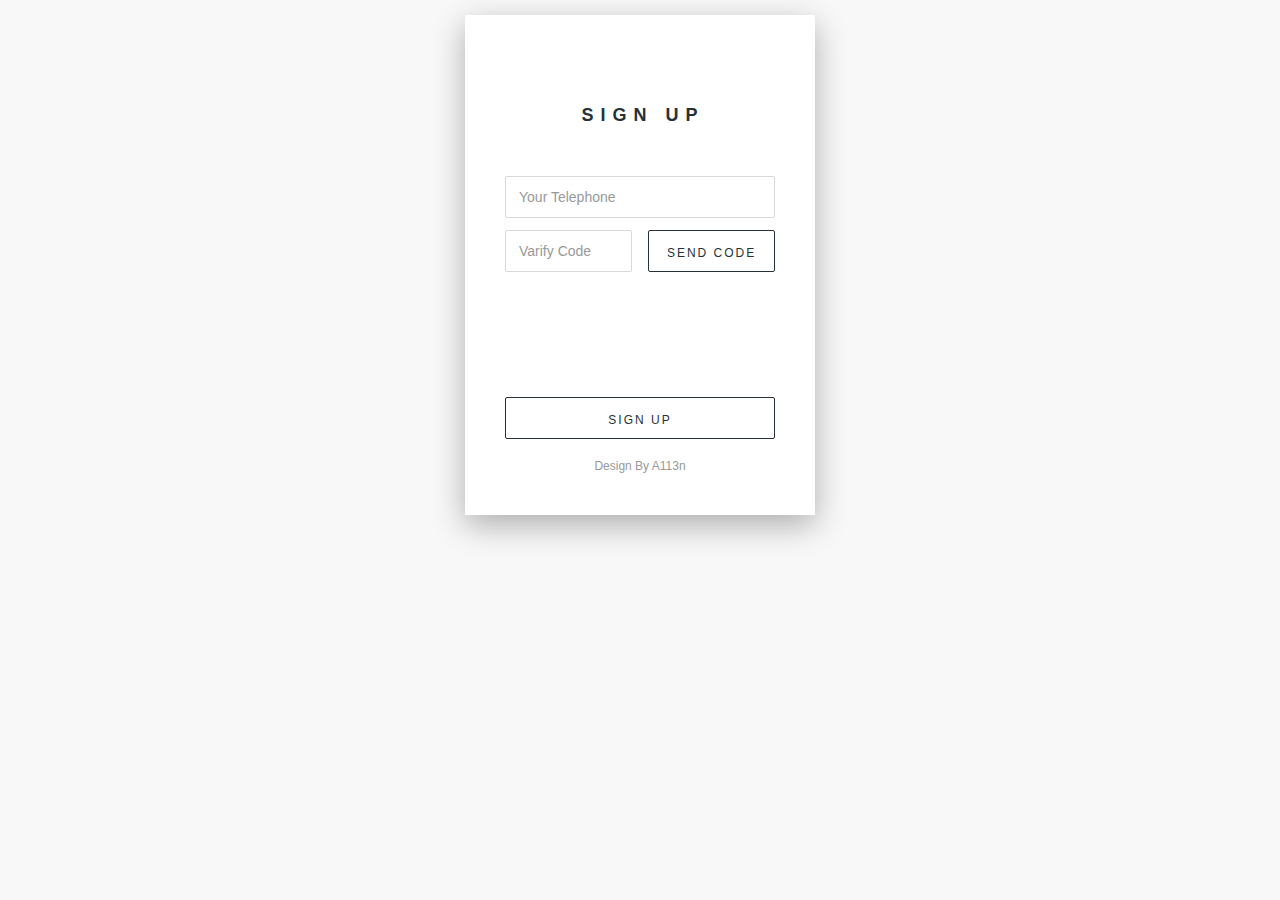
<file: code/login/index.html>
<!DOCTYPE html>
<html>
	<head>
		<meta charset="utf-8" />
		<title></title>
		<link rel="stylesheet" href="css/style.css" />
		<script type="text/javascript" src="js/phone_varify.js" ></script>
		<script type="text/javascript" src="js/jquery.min.js" ></script>
		<script src="js/sweetalert.min.js"></script>
  		<link rel="stylesheet" type="text/css" href="css/sweetalert.css">
	</head>
<body>
	<section class="container">
		<article class="half">
			<h1>Sign UP</h1>
			
			<div class="content">
				<div class="signup-cont cont">
					<form method="post">
						
							<input type="tel" name="tel" id="tel" class="inpt" required="required" placeholder="Your Telephone" maxlength="11">
							
							<div class="phone-var">
								
						<input type="text" name="code" id="code" class="inpt" required="required" placeholder="Varify Code" maxlength="4">
							<input type="button" value="Send Code" class="submit" id="send_code" onclick="phone_varify_send();">
								</div>
						<div class="submit-wrap">
							<input type="submit" value="Sign up" class="submit" onclick="phone_varify_code();return false;">
								<!--<button value="varify" id="submit_form" class="submit" onclick="phone_varify_code()">SIgn up</button>-->
							<a href="" >Design By A113n</a>
						</div>
					</form>
				</div>
			</div>
		</article>

	</section>

</body>
</html>
</file>
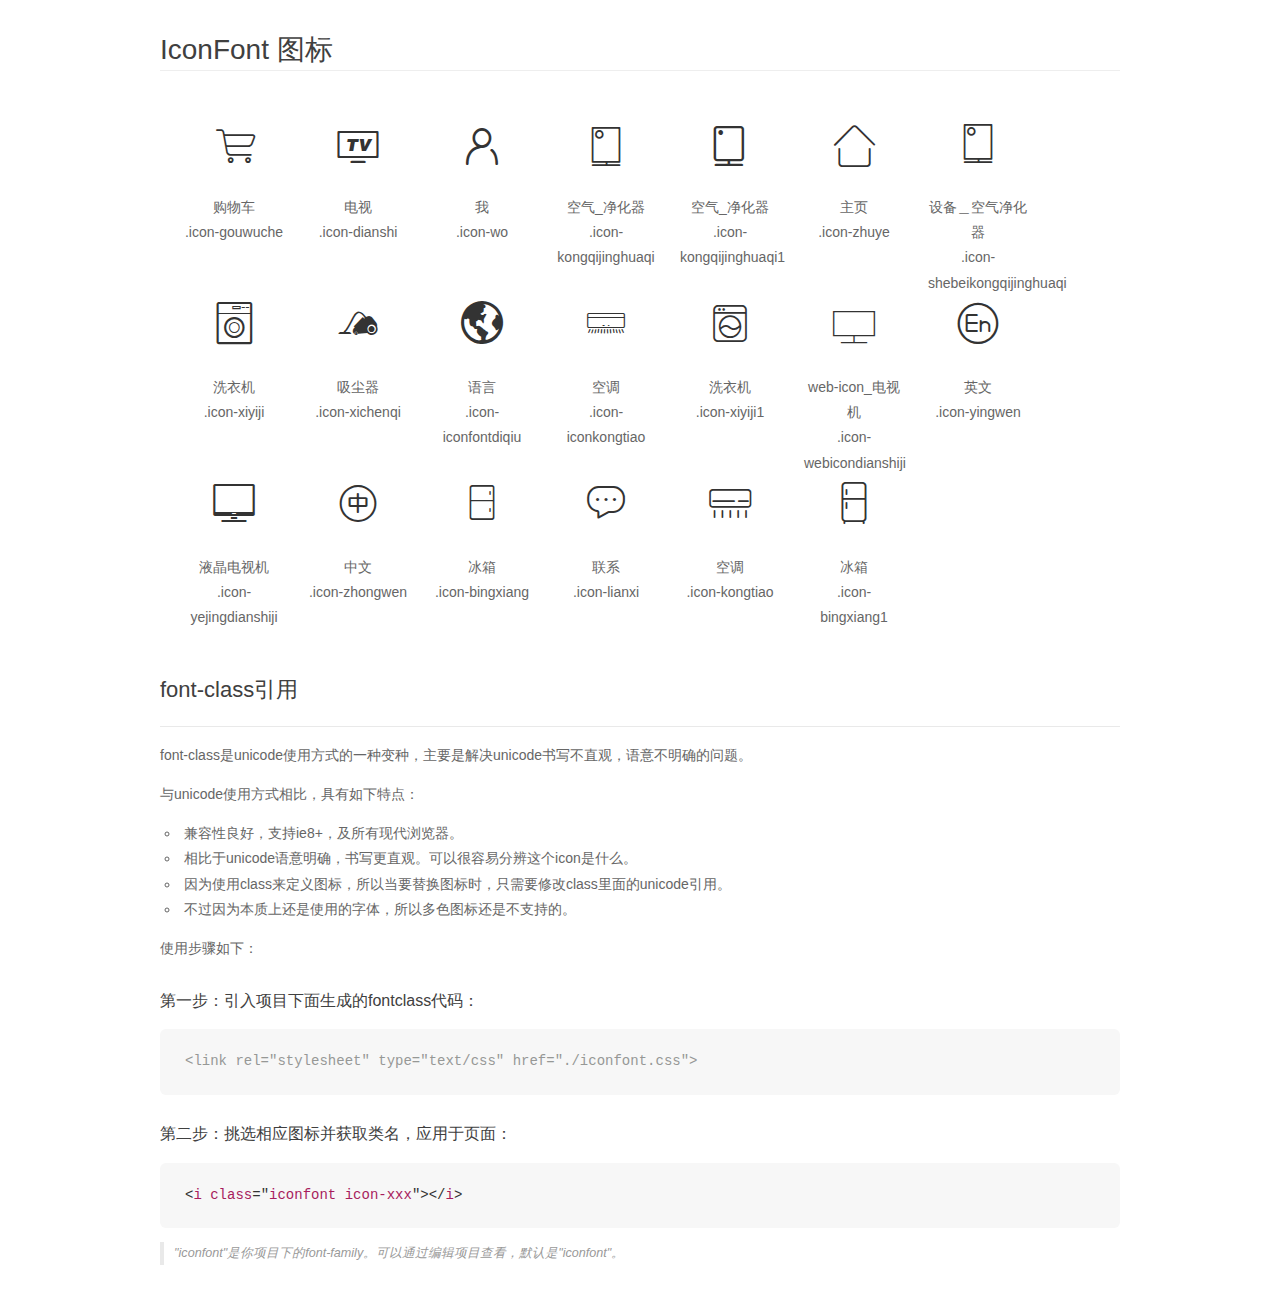
<file: code/icons/demo_fontclass.html>
<!DOCTYPE html>
<html>
<head>
    <meta charset="utf-8"/>
    <title>IconFont</title>
    <link rel="stylesheet" href="demo.css">
    <link rel="stylesheet" href="iconfont.css">
</head>
<body>
    <div class="main markdown">
        <h1>IconFont 图标</h1>
        <ul class="icon_lists clear">
            
                <li>
                <i class="icon iconfont icon-gouwuche"></i>
                    <div class="name">购物车</div>
                    <div class="fontclass">.icon-gouwuche</div>
                </li>
            
                <li>
                <i class="icon iconfont icon-dianshi"></i>
                    <div class="name">电视</div>
                    <div class="fontclass">.icon-dianshi</div>
                </li>
            
                <li>
                <i class="icon iconfont icon-wo"></i>
                    <div class="name">我</div>
                    <div class="fontclass">.icon-wo</div>
                </li>
            
                <li>
                <i class="icon iconfont icon-kongqijinghuaqi"></i>
                    <div class="name">空气_净化器</div>
                    <div class="fontclass">.icon-kongqijinghuaqi</div>
                </li>
            
                <li>
                <i class="icon iconfont icon-kongqijinghuaqi1"></i>
                    <div class="name">空气_净化器</div>
                    <div class="fontclass">.icon-kongqijinghuaqi1</div>
                </li>
            
                <li>
                <i class="icon iconfont icon-zhuye"></i>
                    <div class="name">主页</div>
                    <div class="fontclass">.icon-zhuye</div>
                </li>
            
                <li>
                <i class="icon iconfont icon-shebeikongqijinghuaqi"></i>
                    <div class="name">设备＿空气净化器</div>
                    <div class="fontclass">.icon-shebeikongqijinghuaqi</div>
                </li>
            
                <li>
                <i class="icon iconfont icon-xiyiji"></i>
                    <div class="name">洗衣机</div>
                    <div class="fontclass">.icon-xiyiji</div>
                </li>
            
                <li>
                <i class="icon iconfont icon-xichenqi"></i>
                    <div class="name">吸尘器</div>
                    <div class="fontclass">.icon-xichenqi</div>
                </li>
            
                <li>
                <i class="icon iconfont icon-iconfontdiqiu"></i>
                    <div class="name">语言</div>
                    <div class="fontclass">.icon-iconfontdiqiu</div>
                </li>
            
                <li>
                <i class="icon iconfont icon-iconkongtiao"></i>
                    <div class="name">空调</div>
                    <div class="fontclass">.icon-iconkongtiao</div>
                </li>
            
                <li>
                <i class="icon iconfont icon-xiyiji1"></i>
                    <div class="name">洗衣机</div>
                    <div class="fontclass">.icon-xiyiji1</div>
                </li>
            
                <li>
                <i class="icon iconfont icon-webicondianshiji"></i>
                    <div class="name">web-icon_电视机</div>
                    <div class="fontclass">.icon-webicondianshiji</div>
                </li>
            
                <li>
                <i class="icon iconfont icon-yingwen"></i>
                    <div class="name">英文</div>
                    <div class="fontclass">.icon-yingwen</div>
                </li>
            
                <li>
                <i class="icon iconfont icon-yejingdianshiji"></i>
                    <div class="name">液晶电视机</div>
                    <div class="fontclass">.icon-yejingdianshiji</div>
                </li>
            
                <li>
                <i class="icon iconfont icon-zhongwen"></i>
                    <div class="name">中文</div>
                    <div class="fontclass">.icon-zhongwen</div>
                </li>
            
                <li>
                <i class="icon iconfont icon-bingxiang"></i>
                    <div class="name">冰箱</div>
                    <div class="fontclass">.icon-bingxiang</div>
                </li>
            
                <li>
                <i class="icon iconfont icon-lianxi"></i>
                    <div class="name">联系</div>
                    <div class="fontclass">.icon-lianxi</div>
                </li>
            
                <li>
                <i class="icon iconfont icon-kongtiao"></i>
                    <div class="name">空调</div>
                    <div class="fontclass">.icon-kongtiao</div>
                </li>
            
                <li>
                <i class="icon iconfont icon-bingxiang1"></i>
                    <div class="name">冰箱</div>
                    <div class="fontclass">.icon-bingxiang1</div>
                </li>
            
        </ul>

        <h2 id="font-class-">font-class引用</h2>
        <hr>

        <p>font-class是unicode使用方式的一种变种，主要是解决unicode书写不直观，语意不明确的问题。</p>
        <p>与unicode使用方式相比，具有如下特点：</p>
        <ul>
        <li>兼容性良好，支持ie8+，及所有现代浏览器。</li>
        <li>相比于unicode语意明确，书写更直观。可以很容易分辨这个icon是什么。</li>
        <li>因为使用class来定义图标，所以当要替换图标时，只需要修改class里面的unicode引用。</li>
        <li>不过因为本质上还是使用的字体，所以多色图标还是不支持的。</li>
        </ul>
        <p>使用步骤如下：</p>
        <h3 id="-fontclass-">第一步：引入项目下面生成的fontclass代码：</h3>


        <pre><code class="lang-js hljs javascript"><span class="hljs-comment">&lt;link rel="stylesheet" type="text/css" href="./iconfont.css"&gt;</span></code></pre>
        <h3 id="-">第二步：挑选相应图标并获取类名，应用于页面：</h3>
        <pre><code class="lang-css hljs">&lt;<span class="hljs-selector-tag">i</span> <span class="hljs-selector-tag">class</span>="<span class="hljs-selector-tag">iconfont</span> <span class="hljs-selector-tag">icon-xxx</span>"&gt;&lt;/<span class="hljs-selector-tag">i</span>&gt;</code></pre>
        <blockquote>
        <p>"iconfont"是你项目下的font-family。可以通过编辑项目查看，默认是"iconfont"。</p>
        </blockquote>
    </div>
</body>
</html>
</file>
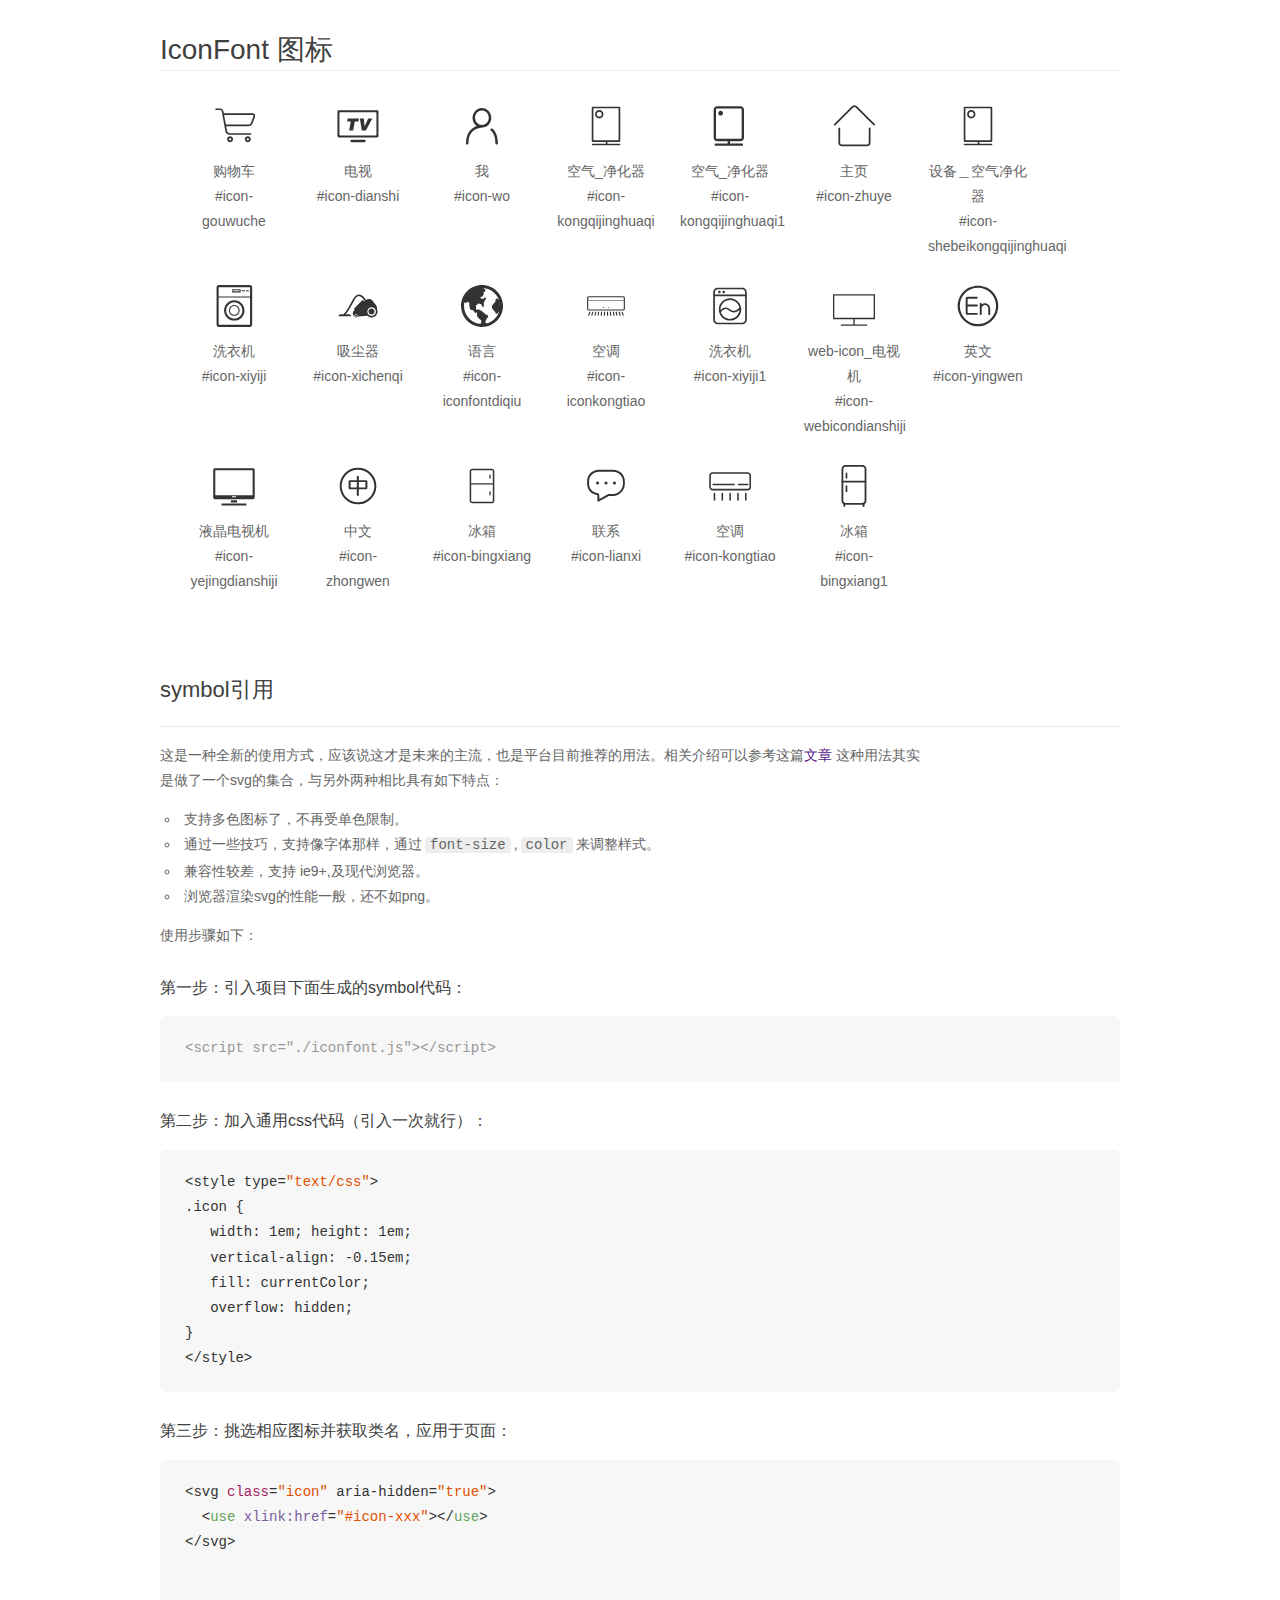
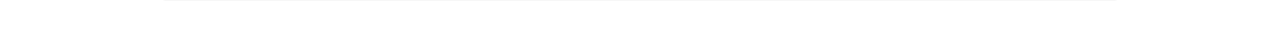
<file: code/icons/demo_symbol.html>
<!DOCTYPE html>
<html>
<head>
    <meta charset="utf-8"/>
    <title>IconFont</title>
    <link rel="stylesheet" href="demo.css">
    <script src="iconfont.js"></script>

    <style type="text/css">
        .icon {
          /* 通过设置 font-size 来改变图标大小 */
          width: 1em; height: 1em;
          /* 图标和文字相邻时，垂直对齐 */
          vertical-align: -0.15em;
          /* 通过设置 color 来改变 SVG 的颜色/fill */
          fill: currentColor;
          /* path 和 stroke 溢出 viewBox 部分在 IE 下会显示
             normalize.css 中也包含这行 */
          overflow: hidden;
        }

    </style>
</head>
<body>
    <div class="main markdown">
        <h1>IconFont 图标</h1>
        <ul class="icon_lists clear">
            
                <li>
                    <svg class="icon" aria-hidden="true">
                        <use xlink:href="#icon-gouwuche"></use>
                    </svg>
                    <div class="name">购物车</div>
                    <div class="fontclass">#icon-gouwuche</div>
                </li>
            
                <li>
                    <svg class="icon" aria-hidden="true">
                        <use xlink:href="#icon-dianshi"></use>
                    </svg>
                    <div class="name">电视</div>
                    <div class="fontclass">#icon-dianshi</div>
                </li>
            
                <li>
                    <svg class="icon" aria-hidden="true">
                        <use xlink:href="#icon-wo"></use>
                    </svg>
                    <div class="name">我</div>
                    <div class="fontclass">#icon-wo</div>
                </li>
            
                <li>
                    <svg class="icon" aria-hidden="true">
                        <use xlink:href="#icon-kongqijinghuaqi"></use>
                    </svg>
                    <div class="name">空气_净化器</div>
                    <div class="fontclass">#icon-kongqijinghuaqi</div>
                </li>
            
                <li>
                    <svg class="icon" aria-hidden="true">
                        <use xlink:href="#icon-kongqijinghuaqi1"></use>
                    </svg>
                    <div class="name">空气_净化器</div>
                    <div class="fontclass">#icon-kongqijinghuaqi1</div>
                </li>
            
                <li>
                    <svg class="icon" aria-hidden="true">
                        <use xlink:href="#icon-zhuye"></use>
                    </svg>
                    <div class="name">主页</div>
                    <div class="fontclass">#icon-zhuye</div>
                </li>
            
                <li>
                    <svg class="icon" aria-hidden="true">
                        <use xlink:href="#icon-shebeikongqijinghuaqi"></use>
                    </svg>
                    <div class="name">设备＿空气净化器</div>
                    <div class="fontclass">#icon-shebeikongqijinghuaqi</div>
                </li>
            
                <li>
                    <svg class="icon" aria-hidden="true">
                        <use xlink:href="#icon-xiyiji"></use>
                    </svg>
                    <div class="name">洗衣机</div>
                    <div class="fontclass">#icon-xiyiji</div>
                </li>
            
                <li>
                    <svg class="icon" aria-hidden="true">
                        <use xlink:href="#icon-xichenqi"></use>
                    </svg>
                    <div class="name">吸尘器</div>
                    <div class="fontclass">#icon-xichenqi</div>
                </li>
            
                <li>
                    <svg class="icon" aria-hidden="true">
                        <use xlink:href="#icon-iconfontdiqiu"></use>
                    </svg>
                    <div class="name">语言</div>
                    <div class="fontclass">#icon-iconfontdiqiu</div>
                </li>
            
                <li>
                    <svg class="icon" aria-hidden="true">
                        <use xlink:href="#icon-iconkongtiao"></use>
                    </svg>
                    <div class="name">空调</div>
                    <div class="fontclass">#icon-iconkongtiao</div>
                </li>
            
                <li>
                    <svg class="icon" aria-hidden="true">
                        <use xlink:href="#icon-xiyiji1"></use>
                    </svg>
                    <div class="name">洗衣机</div>
                    <div class="fontclass">#icon-xiyiji1</div>
                </li>
            
                <li>
                    <svg class="icon" aria-hidden="true">
                        <use xlink:href="#icon-webicondianshiji"></use>
                    </svg>
                    <div class="name">web-icon_电视机</div>
                    <div class="fontclass">#icon-webicondianshiji</div>
                </li>
            
                <li>
                    <svg class="icon" aria-hidden="true">
                        <use xlink:href="#icon-yingwen"></use>
                    </svg>
                    <div class="name">英文</div>
                    <div class="fontclass">#icon-yingwen</div>
                </li>
            
                <li>
                    <svg class="icon" aria-hidden="true">
                        <use xlink:href="#icon-yejingdianshiji"></use>
                    </svg>
                    <div class="name">液晶电视机</div>
                    <div class="fontclass">#icon-yejingdianshiji</div>
                </li>
            
                <li>
                    <svg class="icon" aria-hidden="true">
                        <use xlink:href="#icon-zhongwen"></use>
                    </svg>
                    <div class="name">中文</div>
                    <div class="fontclass">#icon-zhongwen</div>
                </li>
            
                <li>
                    <svg class="icon" aria-hidden="true">
                        <use xlink:href="#icon-bingxiang"></use>
                    </svg>
                    <div class="name">冰箱</div>
                    <div class="fontclass">#icon-bingxiang</div>
                </li>
            
                <li>
                    <svg class="icon" aria-hidden="true">
                        <use xlink:href="#icon-lianxi"></use>
                    </svg>
                    <div class="name">联系</div>
                    <div class="fontclass">#icon-lianxi</div>
                </li>
            
                <li>
                    <svg class="icon" aria-hidden="true">
                        <use xlink:href="#icon-kongtiao"></use>
                    </svg>
                    <div class="name">空调</div>
                    <div class="fontclass">#icon-kongtiao</div>
                </li>
            
                <li>
                    <svg class="icon" aria-hidden="true">
                        <use xlink:href="#icon-bingxiang1"></use>
                    </svg>
                    <div class="name">冰箱</div>
                    <div class="fontclass">#icon-bingxiang1</div>
                </li>
            
        </ul>


        <h2 id="symbol-">symbol引用</h2>
        <hr>

        <p>这是一种全新的使用方式，应该说这才是未来的主流，也是平台目前推荐的用法。相关介绍可以参考这篇<a href="">文章</a>
        这种用法其实是做了一个svg的集合，与另外两种相比具有如下特点：</p>
        <ul>
          <li>支持多色图标了，不再受单色限制。</li>
          <li>通过一些技巧，支持像字体那样，通过<code>font-size</code>,<code>color</code>来调整样式。</li>
          <li>兼容性较差，支持 ie9+,及现代浏览器。</li>
          <li>浏览器渲染svg的性能一般，还不如png。</li>
        </ul>
        <p>使用步骤如下：</p>
        <h3 id="-symbol-">第一步：引入项目下面生成的symbol代码：</h3>
        <pre><code class="lang-js hljs javascript"><span class="hljs-comment">&lt;script src="./iconfont.js"&gt;&lt;/script&gt;</span></code></pre>
        <h3 id="-css-">第二步：加入通用css代码（引入一次就行）：</h3>
        <pre><code class="lang-js hljs javascript">&lt;style type=<span class="hljs-string">"text/css"</span>&gt;
.icon {
   width: <span class="hljs-number">1</span>em; height: <span class="hljs-number">1</span>em;
   vertical-align: <span class="hljs-number">-0.15</span>em;
   fill: currentColor;
   overflow: hidden;
}
&lt;<span class="hljs-regexp">/style&gt;</span></code></pre>
        <h3 id="-">第三步：挑选相应图标并获取类名，应用于页面：</h3>
        <pre><code class="lang-js hljs javascript">&lt;svg <span class="hljs-class"><span class="hljs-keyword">class</span></span>=<span class="hljs-string">"icon"</span> aria-hidden=<span class="hljs-string">"true"</span>&gt;<span class="xml"><span class="hljs-tag">
  &lt;<span class="hljs-name">use</span> <span class="hljs-attr">xlink:href</span>=<span class="hljs-string">"#icon-xxx"</span>&gt;</span><span class="hljs-tag">&lt;/<span class="hljs-name">use</span>&gt;</span>
</span>&lt;<span class="hljs-regexp">/svg&gt;
        </span></code></pre>
    </div>
</body>
</html>
</file>
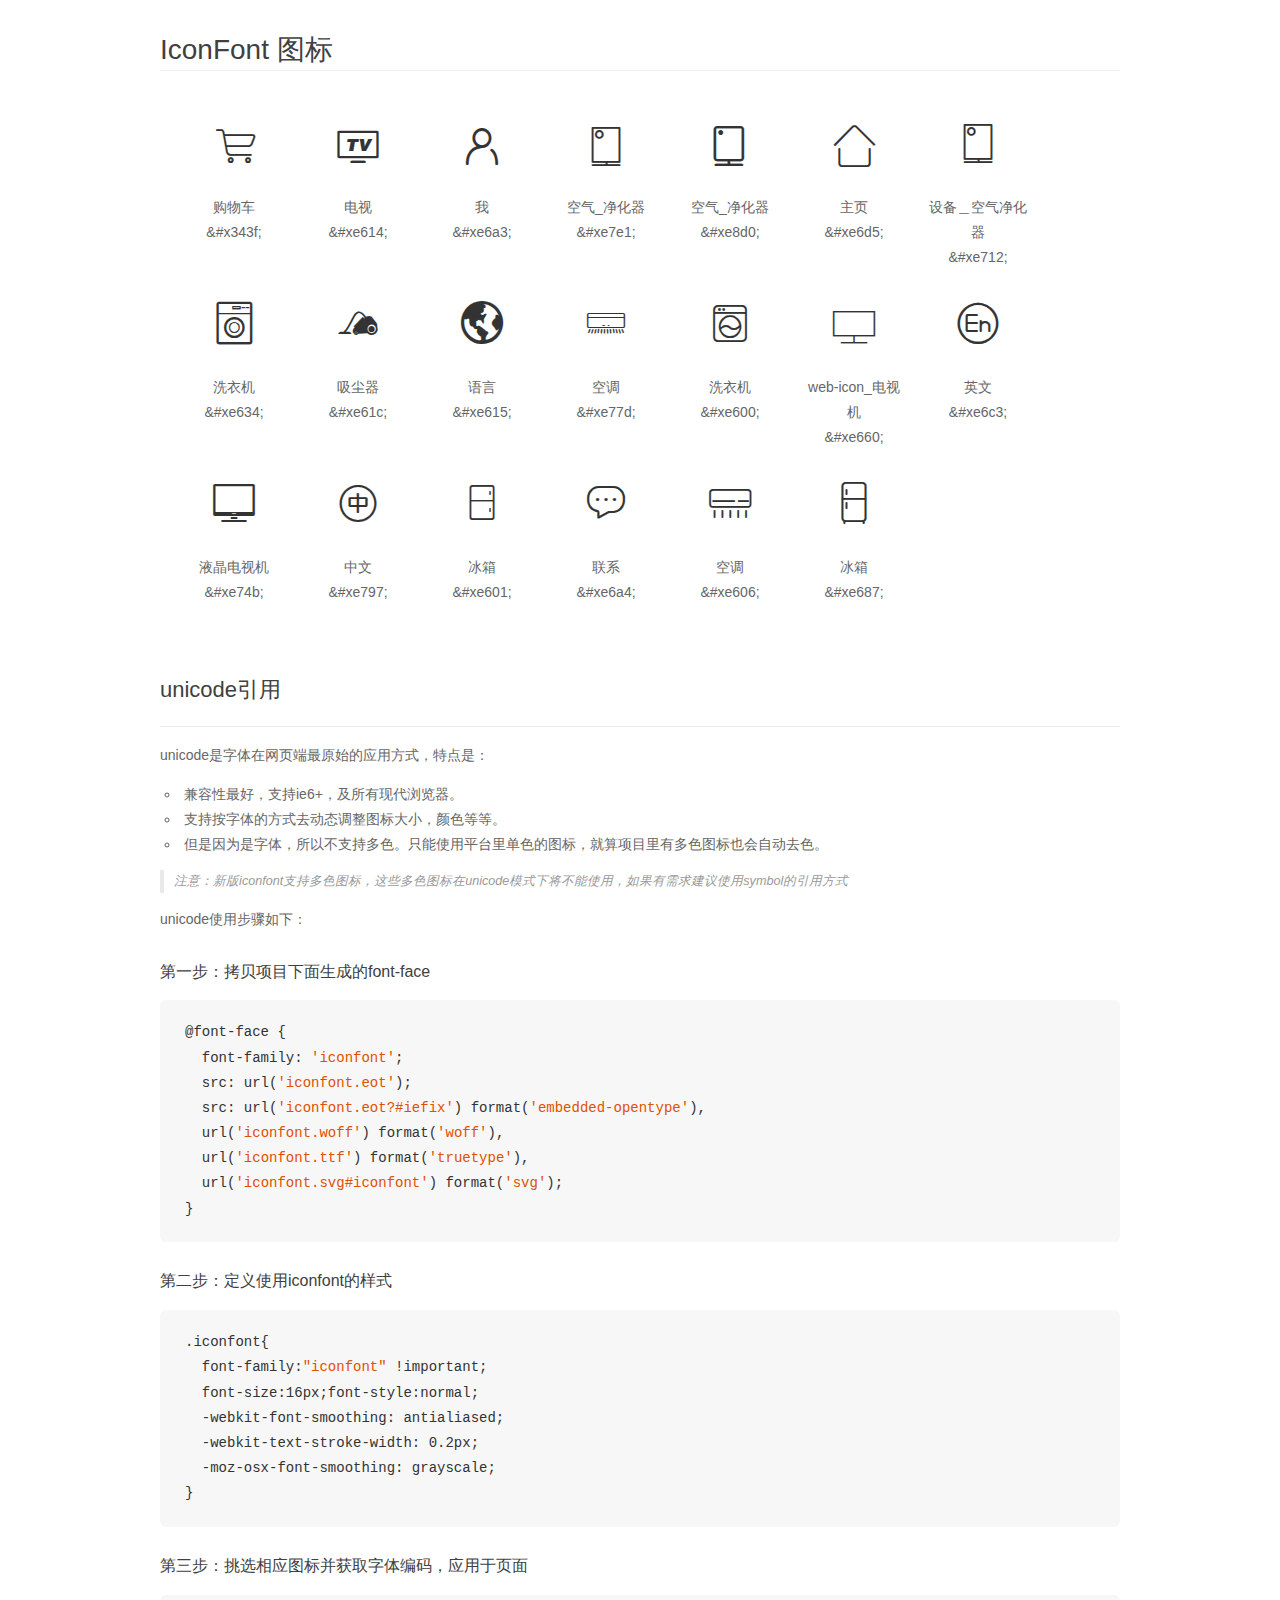
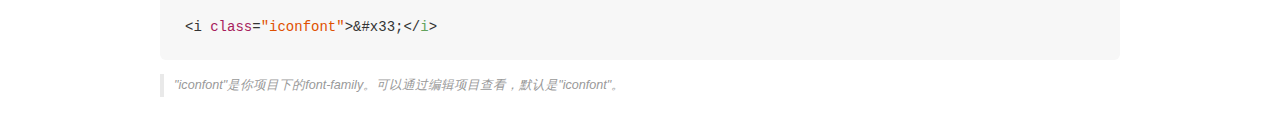
<file: code/icons/demo_unicode.html>
<!DOCTYPE html>
<html>
<head>
    <meta charset="utf-8"/>
    <title>IconFont</title>
    <link rel="stylesheet" href="demo.css">

    <style type="text/css">

        @font-face {font-family: "iconfont";
          src: url('iconfont.eot'); /* IE9*/
          src: url('iconfont.eot#iefix') format('embedded-opentype'), /* IE6-IE8 */
          url('iconfont.woff') format('woff'), /* chrome, firefox */
          url('iconfont.ttf') format('truetype'), /* chrome, firefox, opera, Safari, Android, iOS 4.2+*/
          url('iconfont.svg#iconfont') format('svg'); /* iOS 4.1- */
        }

        .iconfont {
          font-family:"iconfont" !important;
          font-size:16px;
          font-style:normal;
          -webkit-font-smoothing: antialiased;
          -webkit-text-stroke-width: 0.2px;
          -moz-osx-font-smoothing: grayscale;
        }

    </style>
</head>
<body>
    <div class="main markdown">
        <h1>IconFont 图标</h1>
        <ul class="icon_lists clear">
            
                <li>
                <i class="icon iconfont">&#x343f;</i>
                    <div class="name">购物车</div>
                    <div class="code">&amp;#x343f;</div>
                </li>
            
                <li>
                <i class="icon iconfont">&#xe614;</i>
                    <div class="name">电视</div>
                    <div class="code">&amp;#xe614;</div>
                </li>
            
                <li>
                <i class="icon iconfont">&#xe6a3;</i>
                    <div class="name">我</div>
                    <div class="code">&amp;#xe6a3;</div>
                </li>
            
                <li>
                <i class="icon iconfont">&#xe7e1;</i>
                    <div class="name">空气_净化器</div>
                    <div class="code">&amp;#xe7e1;</div>
                </li>
            
                <li>
                <i class="icon iconfont">&#xe8d0;</i>
                    <div class="name">空气_净化器</div>
                    <div class="code">&amp;#xe8d0;</div>
                </li>
            
                <li>
                <i class="icon iconfont">&#xe6d5;</i>
                    <div class="name">主页</div>
                    <div class="code">&amp;#xe6d5;</div>
                </li>
            
                <li>
                <i class="icon iconfont">&#xe712;</i>
                    <div class="name">设备＿空气净化器</div>
                    <div class="code">&amp;#xe712;</div>
                </li>
            
                <li>
                <i class="icon iconfont">&#xe634;</i>
                    <div class="name">洗衣机</div>
                    <div class="code">&amp;#xe634;</div>
                </li>
            
                <li>
                <i class="icon iconfont">&#xe61c;</i>
                    <div class="name">吸尘器</div>
                    <div class="code">&amp;#xe61c;</div>
                </li>
            
                <li>
                <i class="icon iconfont">&#xe615;</i>
                    <div class="name">语言</div>
                    <div class="code">&amp;#xe615;</div>
                </li>
            
                <li>
                <i class="icon iconfont">&#xe77d;</i>
                    <div class="name">空调</div>
                    <div class="code">&amp;#xe77d;</div>
                </li>
            
                <li>
                <i class="icon iconfont">&#xe600;</i>
                    <div class="name">洗衣机</div>
                    <div class="code">&amp;#xe600;</div>
                </li>
            
                <li>
                <i class="icon iconfont">&#xe660;</i>
                    <div class="name">web-icon_电视机</div>
                    <div class="code">&amp;#xe660;</div>
                </li>
            
                <li>
                <i class="icon iconfont">&#xe6c3;</i>
                    <div class="name">英文</div>
                    <div class="code">&amp;#xe6c3;</div>
                </li>
            
                <li>
                <i class="icon iconfont">&#xe74b;</i>
                    <div class="name">液晶电视机</div>
                    <div class="code">&amp;#xe74b;</div>
                </li>
            
                <li>
                <i class="icon iconfont">&#xe797;</i>
                    <div class="name">中文</div>
                    <div class="code">&amp;#xe797;</div>
                </li>
            
                <li>
                <i class="icon iconfont">&#xe601;</i>
                    <div class="name">冰箱</div>
                    <div class="code">&amp;#xe601;</div>
                </li>
            
                <li>
                <i class="icon iconfont">&#xe6a4;</i>
                    <div class="name">联系</div>
                    <div class="code">&amp;#xe6a4;</div>
                </li>
            
                <li>
                <i class="icon iconfont">&#xe606;</i>
                    <div class="name">空调</div>
                    <div class="code">&amp;#xe606;</div>
                </li>
            
                <li>
                <i class="icon iconfont">&#xe687;</i>
                    <div class="name">冰箱</div>
                    <div class="code">&amp;#xe687;</div>
                </li>
            
        </ul>
        <h2 id="unicode-">unicode引用</h2>
        <hr>

        <p>unicode是字体在网页端最原始的应用方式，特点是：</p>
        <ul>
        <li>兼容性最好，支持ie6+，及所有现代浏览器。</li>
        <li>支持按字体的方式去动态调整图标大小，颜色等等。</li>
        <li>但是因为是字体，所以不支持多色。只能使用平台里单色的图标，就算项目里有多色图标也会自动去色。</li>
        </ul>
        <blockquote>
        <p>注意：新版iconfont支持多色图标，这些多色图标在unicode模式下将不能使用，如果有需求建议使用symbol的引用方式</p>
        </blockquote>
        <p>unicode使用步骤如下：</p>
        <h3 id="-font-face">第一步：拷贝项目下面生成的font-face</h3>
        <pre><code class="lang-js hljs javascript">@font-face {
  font-family: <span class="hljs-string">'iconfont'</span>;
  src: url(<span class="hljs-string">'iconfont.eot'</span>);
  src: url(<span class="hljs-string">'iconfont.eot?#iefix'</span>) format(<span class="hljs-string">'embedded-opentype'</span>),
  url(<span class="hljs-string">'iconfont.woff'</span>) format(<span class="hljs-string">'woff'</span>),
  url(<span class="hljs-string">'iconfont.ttf'</span>) format(<span class="hljs-string">'truetype'</span>),
  url(<span class="hljs-string">'iconfont.svg#iconfont'</span>) format(<span class="hljs-string">'svg'</span>);
}
</code></pre>
        <h3 id="-iconfont-">第二步：定义使用iconfont的样式</h3>
        <pre><code class="lang-js hljs javascript">.iconfont{
  font-family:<span class="hljs-string">"iconfont"</span> !important;
  font-size:<span class="hljs-number">16</span>px;font-style:normal;
  -webkit-font-smoothing: antialiased;
  -webkit-text-stroke-width: <span class="hljs-number">0.2</span>px;
  -moz-osx-font-smoothing: grayscale;
}
</code></pre>
        <h3 id="-">第三步：挑选相应图标并获取字体编码，应用于页面</h3>
        <pre><code class="lang-js hljs javascript">&lt;i <span class="hljs-class"><span class="hljs-keyword">class</span></span>=<span class="hljs-string">"iconfont"</span>&gt;&amp;#x33;<span class="xml"><span class="hljs-tag">&lt;/<span class="hljs-name">i</span>&gt;</span></span></code></pre>

        <blockquote>
        <p>"iconfont"是你项目下的font-family。可以通过编辑项目查看，默认是"iconfont"。</p>
        </blockquote>
    </div>


</body>
</html>
</file>
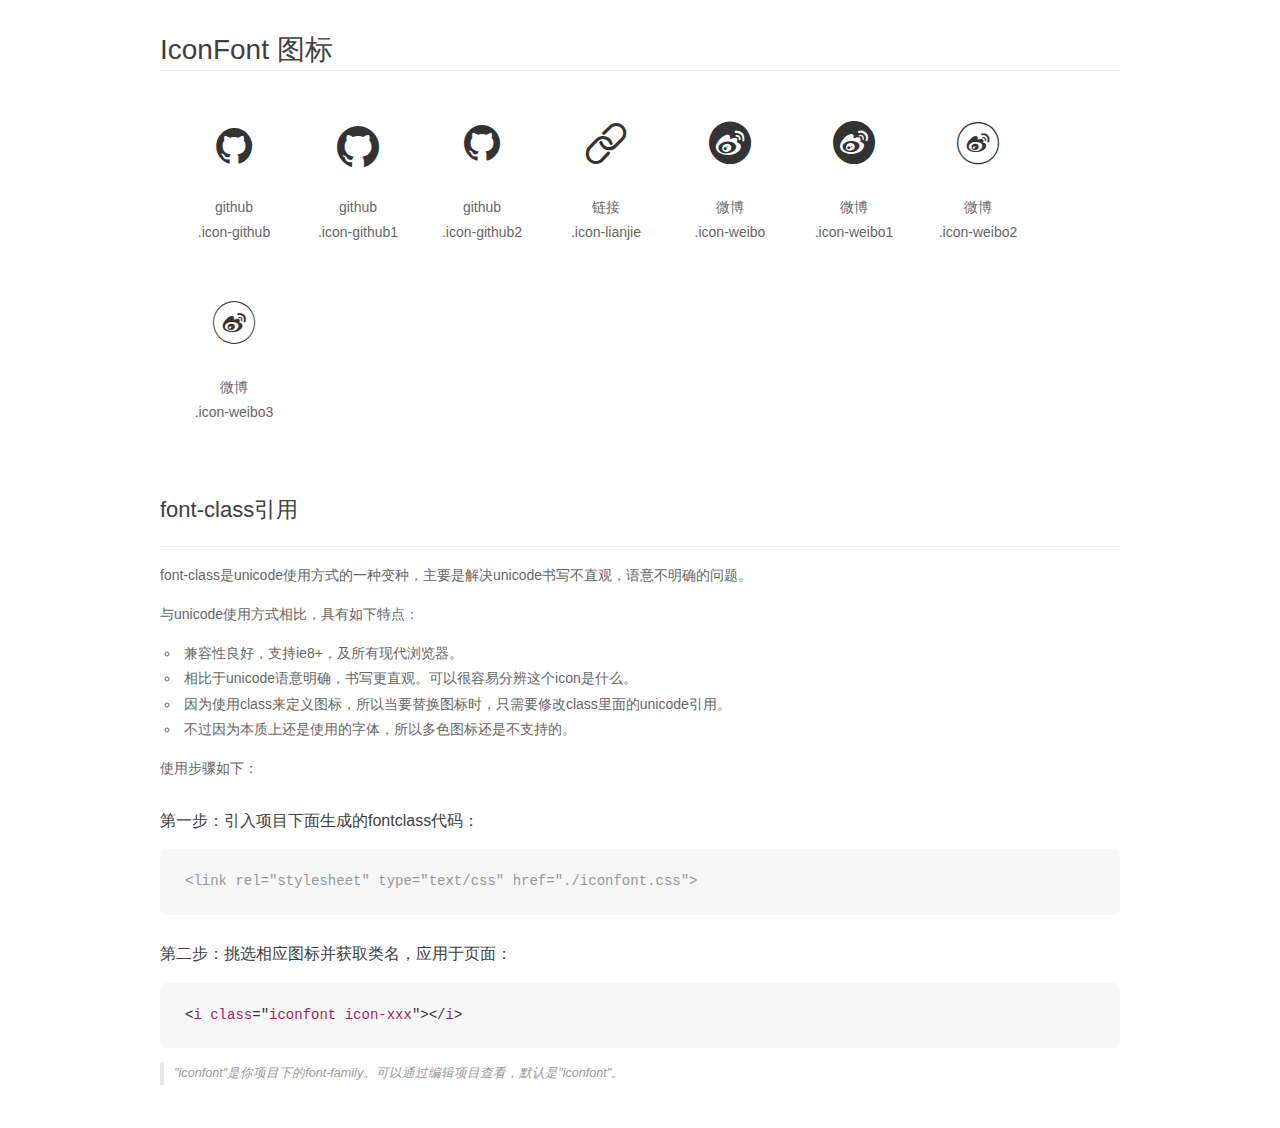
<file: code/icons/icon_foot/demo_fontclass.html>
<!DOCTYPE html>
<html>
<head>
    <meta charset="utf-8"/>
    <title>IconFont</title>
    <link rel="stylesheet" href="demo.css">
    <link rel="stylesheet" href="iconfont.css">
</head>
<body>
    <div class="main markdown">
        <h1>IconFont 图标</h1>
        <ul class="icon_lists clear">
            
                <li>
                <i class="icon iconfont icon-github"></i>
                    <div class="name">github</div>
                    <div class="fontclass">.icon-github</div>
                </li>
            
                <li>
                <i class="icon iconfont icon-github1"></i>
                    <div class="name">github</div>
                    <div class="fontclass">.icon-github1</div>
                </li>
            
                <li>
                <i class="icon iconfont icon-github2"></i>
                    <div class="name">github</div>
                    <div class="fontclass">.icon-github2</div>
                </li>
            
                <li>
                <i class="icon iconfont icon-lianjie"></i>
                    <div class="name">链接</div>
                    <div class="fontclass">.icon-lianjie</div>
                </li>
            
                <li>
                <i class="icon iconfont icon-weibo"></i>
                    <div class="name">微博</div>
                    <div class="fontclass">.icon-weibo</div>
                </li>
            
                <li>
                <i class="icon iconfont icon-weibo1"></i>
                    <div class="name">微博</div>
                    <div class="fontclass">.icon-weibo1</div>
                </li>
            
                <li>
                <i class="icon iconfont icon-weibo2"></i>
                    <div class="name">微博</div>
                    <div class="fontclass">.icon-weibo2</div>
                </li>
            
                <li>
                <i class="icon iconfont icon-weibo3"></i>
                    <div class="name">微博</div>
                    <div class="fontclass">.icon-weibo3</div>
                </li>
            
        </ul>

        <h2 id="font-class-">font-class引用</h2>
        <hr>

        <p>font-class是unicode使用方式的一种变种，主要是解决unicode书写不直观，语意不明确的问题。</p>
        <p>与unicode使用方式相比，具有如下特点：</p>
        <ul>
        <li>兼容性良好，支持ie8+，及所有现代浏览器。</li>
        <li>相比于unicode语意明确，书写更直观。可以很容易分辨这个icon是什么。</li>
        <li>因为使用class来定义图标，所以当要替换图标时，只需要修改class里面的unicode引用。</li>
        <li>不过因为本质上还是使用的字体，所以多色图标还是不支持的。</li>
        </ul>
        <p>使用步骤如下：</p>
        <h3 id="-fontclass-">第一步：引入项目下面生成的fontclass代码：</h3>


        <pre><code class="lang-js hljs javascript"><span class="hljs-comment">&lt;link rel="stylesheet" type="text/css" href="./iconfont.css"&gt;</span></code></pre>
        <h3 id="-">第二步：挑选相应图标并获取类名，应用于页面：</h3>
        <pre><code class="lang-css hljs">&lt;<span class="hljs-selector-tag">i</span> <span class="hljs-selector-tag">class</span>="<span class="hljs-selector-tag">iconfont</span> <span class="hljs-selector-tag">icon-xxx</span>"&gt;&lt;/<span class="hljs-selector-tag">i</span>&gt;</code></pre>
        <blockquote>
        <p>"iconfont"是你项目下的font-family。可以通过编辑项目查看，默认是"iconfont"。</p>
        </blockquote>
    </div>
</body>
</html>
</file>
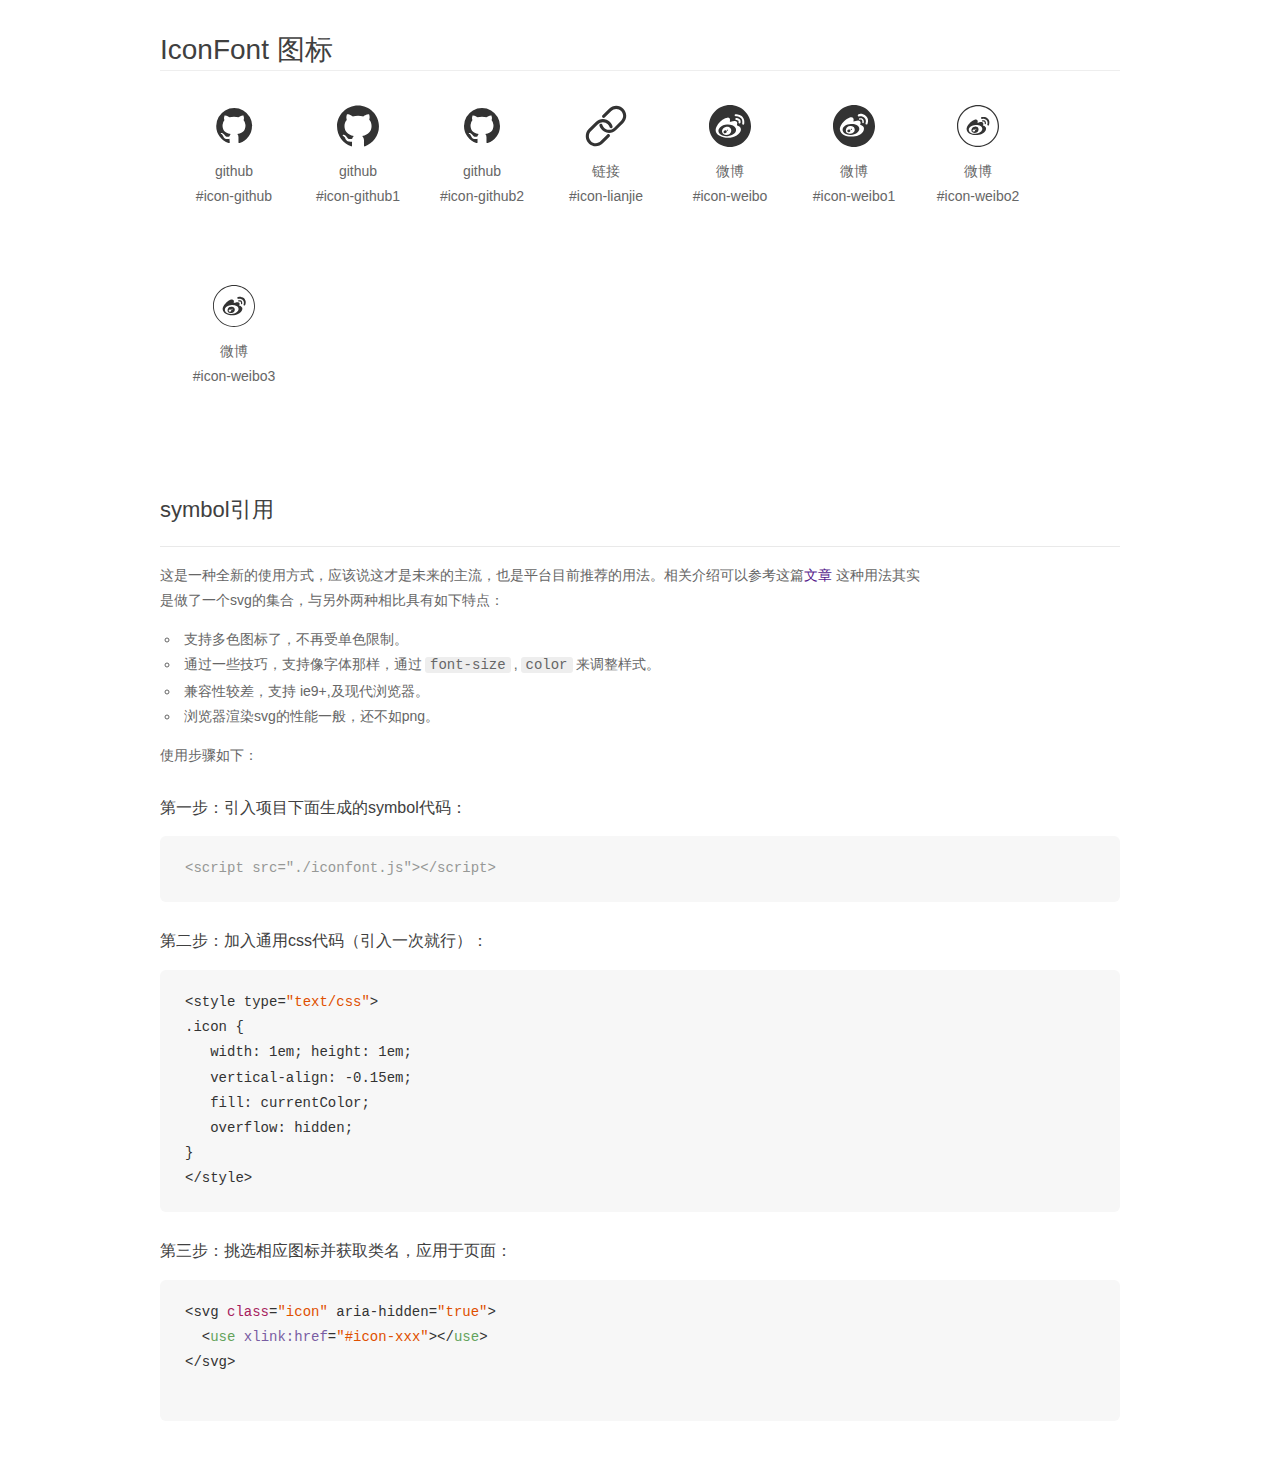
<file: code/icons/icon_foot/demo_symbol.html>
<!DOCTYPE html>
<html>
<head>
    <meta charset="utf-8"/>
    <title>IconFont</title>
    <link rel="stylesheet" href="demo.css">
    <script src="iconfont.js"></script>

    <style type="text/css">
        .icon {
          /* 通过设置 font-size 来改变图标大小 */
          width: 1em; height: 1em;
          /* 图标和文字相邻时，垂直对齐 */
          vertical-align: -0.15em;
          /* 通过设置 color 来改变 SVG 的颜色/fill */
          fill: currentColor;
          /* path 和 stroke 溢出 viewBox 部分在 IE 下会显示
             normalize.css 中也包含这行 */
          overflow: hidden;
        }

    </style>
</head>
<body>
    <div class="main markdown">
        <h1>IconFont 图标</h1>
        <ul class="icon_lists clear">
            
                <li>
                    <svg class="icon" aria-hidden="true">
                        <use xlink:href="#icon-github"></use>
                    </svg>
                    <div class="name">github</div>
                    <div class="fontclass">#icon-github</div>
                </li>
            
                <li>
                    <svg class="icon" aria-hidden="true">
                        <use xlink:href="#icon-github1"></use>
                    </svg>
                    <div class="name">github</div>
                    <div class="fontclass">#icon-github1</div>
                </li>
            
                <li>
                    <svg class="icon" aria-hidden="true">
                        <use xlink:href="#icon-github2"></use>
                    </svg>
                    <div class="name">github</div>
                    <div class="fontclass">#icon-github2</div>
                </li>
            
                <li>
                    <svg class="icon" aria-hidden="true">
                        <use xlink:href="#icon-lianjie"></use>
                    </svg>
                    <div class="name">链接</div>
                    <div class="fontclass">#icon-lianjie</div>
                </li>
            
                <li>
                    <svg class="icon" aria-hidden="true">
                        <use xlink:href="#icon-weibo"></use>
                    </svg>
                    <div class="name">微博</div>
                    <div class="fontclass">#icon-weibo</div>
                </li>
            
                <li>
                    <svg class="icon" aria-hidden="true">
                        <use xlink:href="#icon-weibo1"></use>
                    </svg>
                    <div class="name">微博</div>
                    <div class="fontclass">#icon-weibo1</div>
                </li>
            
                <li>
                    <svg class="icon" aria-hidden="true">
                        <use xlink:href="#icon-weibo2"></use>
                    </svg>
                    <div class="name">微博</div>
                    <div class="fontclass">#icon-weibo2</div>
                </li>
            
                <li>
                    <svg class="icon" aria-hidden="true">
                        <use xlink:href="#icon-weibo3"></use>
                    </svg>
                    <div class="name">微博</div>
                    <div class="fontclass">#icon-weibo3</div>
                </li>
            
        </ul>


        <h2 id="symbol-">symbol引用</h2>
        <hr>

        <p>这是一种全新的使用方式，应该说这才是未来的主流，也是平台目前推荐的用法。相关介绍可以参考这篇<a href="">文章</a>
        这种用法其实是做了一个svg的集合，与另外两种相比具有如下特点：</p>
        <ul>
          <li>支持多色图标了，不再受单色限制。</li>
          <li>通过一些技巧，支持像字体那样，通过<code>font-size</code>,<code>color</code>来调整样式。</li>
          <li>兼容性较差，支持 ie9+,及现代浏览器。</li>
          <li>浏览器渲染svg的性能一般，还不如png。</li>
        </ul>
        <p>使用步骤如下：</p>
        <h3 id="-symbol-">第一步：引入项目下面生成的symbol代码：</h3>
        <pre><code class="lang-js hljs javascript"><span class="hljs-comment">&lt;script src="./iconfont.js"&gt;&lt;/script&gt;</span></code></pre>
        <h3 id="-css-">第二步：加入通用css代码（引入一次就行）：</h3>
        <pre><code class="lang-js hljs javascript">&lt;style type=<span class="hljs-string">"text/css"</span>&gt;
.icon {
   width: <span class="hljs-number">1</span>em; height: <span class="hljs-number">1</span>em;
   vertical-align: <span class="hljs-number">-0.15</span>em;
   fill: currentColor;
   overflow: hidden;
}
&lt;<span class="hljs-regexp">/style&gt;</span></code></pre>
        <h3 id="-">第三步：挑选相应图标并获取类名，应用于页面：</h3>
        <pre><code class="lang-js hljs javascript">&lt;svg <span class="hljs-class"><span class="hljs-keyword">class</span></span>=<span class="hljs-string">"icon"</span> aria-hidden=<span class="hljs-string">"true"</span>&gt;<span class="xml"><span class="hljs-tag">
  &lt;<span class="hljs-name">use</span> <span class="hljs-attr">xlink:href</span>=<span class="hljs-string">"#icon-xxx"</span>&gt;</span><span class="hljs-tag">&lt;/<span class="hljs-name">use</span>&gt;</span>
</span>&lt;<span class="hljs-regexp">/svg&gt;
        </span></code></pre>
    </div>
</body>
</html>
</file>
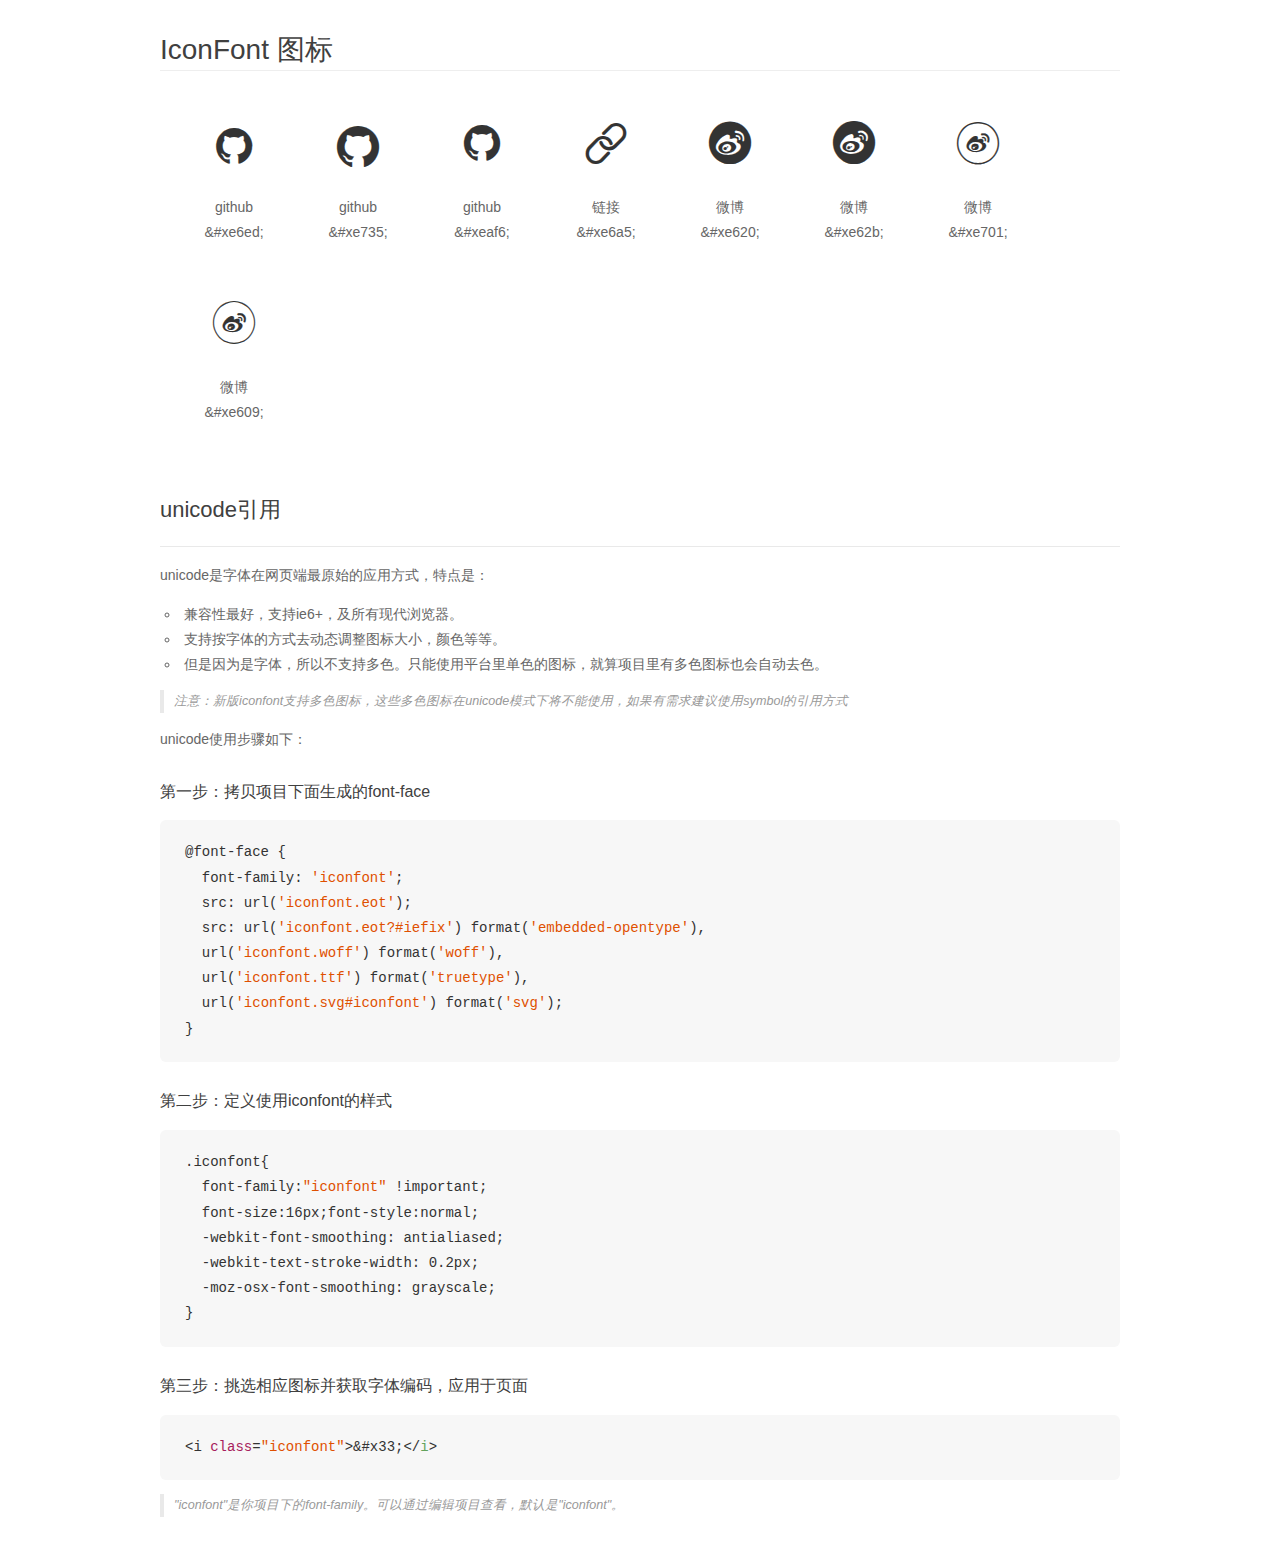
<file: code/icons/icon_foot/demo_unicode.html>
<!DOCTYPE html>
<html>
<head>
    <meta charset="utf-8"/>
    <title>IconFont</title>
    <link rel="stylesheet" href="demo.css">

    <style type="text/css">

        @font-face {font-family: "iconfont";
          src: url('iconfont.eot'); /* IE9*/
          src: url('iconfont.eot#iefix') format('embedded-opentype'), /* IE6-IE8 */
          url('iconfont.woff') format('woff'), /* chrome, firefox */
          url('iconfont.ttf') format('truetype'), /* chrome, firefox, opera, Safari, Android, iOS 4.2+*/
          url('iconfont.svg#iconfont') format('svg'); /* iOS 4.1- */
        }

        .iconfont {
          font-family:"iconfont" !important;
          font-size:16px;
          font-style:normal;
          -webkit-font-smoothing: antialiased;
          -webkit-text-stroke-width: 0.2px;
          -moz-osx-font-smoothing: grayscale;
        }

    </style>
</head>
<body>
    <div class="main markdown">
        <h1>IconFont 图标</h1>
        <ul class="icon_lists clear">
            
                <li>
                <i class="icon iconfont">&#xe6ed;</i>
                    <div class="name">github</div>
                    <div class="code">&amp;#xe6ed;</div>
                </li>
            
                <li>
                <i class="icon iconfont">&#xe735;</i>
                    <div class="name">github</div>
                    <div class="code">&amp;#xe735;</div>
                </li>
            
                <li>
                <i class="icon iconfont">&#xeaf6;</i>
                    <div class="name">github</div>
                    <div class="code">&amp;#xeaf6;</div>
                </li>
            
                <li>
                <i class="icon iconfont">&#xe6a5;</i>
                    <div class="name">链接</div>
                    <div class="code">&amp;#xe6a5;</div>
                </li>
            
                <li>
                <i class="icon iconfont">&#xe620;</i>
                    <div class="name">微博</div>
                    <div class="code">&amp;#xe620;</div>
                </li>
            
                <li>
                <i class="icon iconfont">&#xe62b;</i>
                    <div class="name">微博</div>
                    <div class="code">&amp;#xe62b;</div>
                </li>
            
                <li>
                <i class="icon iconfont">&#xe701;</i>
                    <div class="name">微博</div>
                    <div class="code">&amp;#xe701;</div>
                </li>
            
                <li>
                <i class="icon iconfont">&#xe609;</i>
                    <div class="name">微博</div>
                    <div class="code">&amp;#xe609;</div>
                </li>
            
        </ul>
        <h2 id="unicode-">unicode引用</h2>
        <hr>

        <p>unicode是字体在网页端最原始的应用方式，特点是：</p>
        <ul>
        <li>兼容性最好，支持ie6+，及所有现代浏览器。</li>
        <li>支持按字体的方式去动态调整图标大小，颜色等等。</li>
        <li>但是因为是字体，所以不支持多色。只能使用平台里单色的图标，就算项目里有多色图标也会自动去色。</li>
        </ul>
        <blockquote>
        <p>注意：新版iconfont支持多色图标，这些多色图标在unicode模式下将不能使用，如果有需求建议使用symbol的引用方式</p>
        </blockquote>
        <p>unicode使用步骤如下：</p>
        <h3 id="-font-face">第一步：拷贝项目下面生成的font-face</h3>
        <pre><code class="lang-js hljs javascript">@font-face {
  font-family: <span class="hljs-string">'iconfont'</span>;
  src: url(<span class="hljs-string">'iconfont.eot'</span>);
  src: url(<span class="hljs-string">'iconfont.eot?#iefix'</span>) format(<span class="hljs-string">'embedded-opentype'</span>),
  url(<span class="hljs-string">'iconfont.woff'</span>) format(<span class="hljs-string">'woff'</span>),
  url(<span class="hljs-string">'iconfont.ttf'</span>) format(<span class="hljs-string">'truetype'</span>),
  url(<span class="hljs-string">'iconfont.svg#iconfont'</span>) format(<span class="hljs-string">'svg'</span>);
}
</code></pre>
        <h3 id="-iconfont-">第二步：定义使用iconfont的样式</h3>
        <pre><code class="lang-js hljs javascript">.iconfont{
  font-family:<span class="hljs-string">"iconfont"</span> !important;
  font-size:<span class="hljs-number">16</span>px;font-style:normal;
  -webkit-font-smoothing: antialiased;
  -webkit-text-stroke-width: <span class="hljs-number">0.2</span>px;
  -moz-osx-font-smoothing: grayscale;
}
</code></pre>
        <h3 id="-">第三步：挑选相应图标并获取字体编码，应用于页面</h3>
        <pre><code class="lang-js hljs javascript">&lt;i <span class="hljs-class"><span class="hljs-keyword">class</span></span>=<span class="hljs-string">"iconfont"</span>&gt;&amp;#x33;<span class="xml"><span class="hljs-tag">&lt;/<span class="hljs-name">i</span>&gt;</span></span></code></pre>

        <blockquote>
        <p>"iconfont"是你项目下的font-family。可以通过编辑项目查看，默认是"iconfont"。</p>
        </blockquote>
    </div>


</body>
</html>
</file>
<file: code/login/css/style.css>
* {
  -webkit-box-sizing: border-box;
	-moz-box-sizing: border-box;
	box-sizing: border-box;
}

body {
  font-family: sans-serif;
  background-color: #f8f8f8;
}
body .container {
  position: relative;
  overflow: hidden;
  width: 350px;
  height: 500px;
  margin: auto;
  margin-top: 15px;
  padding: 0 0 0 0;
  padding-top: 20px;
  background-color: #ffffff;
  -webkit-box-shadow: rgba(0, 0, 0, 0.3) 0px 10px 30px;
}
body .container .half {
  float: left;
  width: 100%;
  height: 100%;
  padding: 58px 40px 0;
}

body .container h1 {
  font-size: 18px;
  font-weight: 700;
  margin-bottom: 50px;
  text-align: center;
  text-indent: 6px;
  letter-spacing: 7px;
  text-transform: uppercase;
  color: #263238;
}




body .container .content form {
  position: relative;
  height: 297px;
}



body .container .content input.inpt {
  font-size: 14px;
  display: block;
  width: 100%;
  height: 42px;
  margin-bottom: 12px;
  padding: 0px 13px 0px;
  color: #999999;
  border: 1px solid #d9d9d9;
  background: transparent;
  -webkit-border-radius: 2px;
}
body .container .content input.inpt::-webkit-input-placeholder {
  font-size: 14px;
  color: #999999;
  font-family:sans-serif;
}

body .container .content input.inpt:focus {
  border-color: #999999;
}
body .container .content input.submit {
  font-size: 12px;
  line-height: 42px;
  display: block;
  width: 100%;
  height: 42px;
  cursor: pointer;
  vertical-align: middle;
  letter-spacing: 2px;
  text-transform: uppercase;
  color: #263238;
  border: 1px solid #263238;
  background: transparent;
  -moz-border-radius: 2px;
  -webkit-border-radius: 2px;
  border-radius: 2px;
}
body .container .content input.submit:hover {
  background-color: rgba(26,32,38,0.7);
  color: #ffffff;
  -webkit-transition: all 0.2s;
  transition: all 0.2s;
}


body .container .content input:focus {
  outline: none;
}

body .container .content .submit-wrap {
  position: absolute;
  bottom: 0;
  width: 100%;
}
body .container .content .submit-wrap a {
  font-size: 12px;
  display: block;
  margin-top: 20px;
  text-align: center;
  text-decoration: none;
  color: #999999;
}

body .container .content .phone-var{
	
}
body .container .content #code{
	display: inline-block;
  width: 47%;
}
body .container .content #send_code{
	float: right;
	display: inline-block;
  width: 47%;
}
img{
	width: 25px;
	height: 25px;
	position: absolute;
	left: 87.5%;
	top: 21.5%;
	cursor: pointer;
	
}
</file>
<file: code/login/css/sweetalert.css>
body.stop-scrolling {
  height: 100%;
  overflow: hidden; }

.sweet-overlay {
  background-color: black;
  /* IE8 */
  -ms-filter: "progid:DXImageTransform.Microsoft.Alpha(Opacity=40)";
  /* IE8 */
  background-color: rgba(0, 0, 0, 0.4);
  position: fixed;
  left: 0;
  right: 0;
  top: 0;
  bottom: 0;
  display: none;
  z-index: 10000; }

.sweet-alert {
  background-color: white;
  font-family: 'Open Sans', 'Helvetica Neue', Helvetica, Arial, sans-serif;
  width: 478px;
  padding: 17px;
  border-radius: 5px;
  text-align: center;
  position: fixed;
  left: 50%;
  top: 50%;
  margin-left: -256px;
  margin-top: -200px;
  overflow: hidden;
  display: none;
  z-index: 99999; }
  @media all and (max-width: 540px) {
    .sweet-alert {
      width: auto;
      margin-left: 0;
      margin-right: 0;
      left: 15px;
      right: 15px; } }
  .sweet-alert h2 {
    color: #575757;
    font-size: 30px;
    text-align: center;
    font-weight: 600;
    text-transform: none;
    position: relative;
    margin: 25px 0;
    padding: 0;
    line-height: 40px;
    display: block; }
  .sweet-alert p {
    color: #797979;
    font-size: 16px;
    text-align: center;
    font-weight: 300;
    position: relative;
    text-align: inherit;
    float: none;
    margin: 0;
    padding: 0;
    line-height: normal; }
  .sweet-alert fieldset {
    border: none;
    position: relative; }
  .sweet-alert .sa-error-container {
    background-color: #f1f1f1;
    margin-left: -17px;
    margin-right: -17px;
    overflow: hidden;
    padding: 0 10px;
    max-height: 0;
    webkit-transition: padding 0.15s, max-height 0.15s;
    transition: padding 0.15s, max-height 0.15s; }
    .sweet-alert .sa-error-container.show {
      padding: 10px 0;
      max-height: 100px;
      webkit-transition: padding 0.2s, max-height 0.2s;
      transition: padding 0.25s, max-height 0.25s; }
    .sweet-alert .sa-error-container .icon {
      display: inline-block;
      width: 24px;
      height: 24px;
      border-radius: 50%;
      background-color: #ea7d7d;
      color: white;
      line-height: 24px;
      text-align: center;
      margin-right: 3px; }
    .sweet-alert .sa-error-container p {
      display: inline-block; }
  .sweet-alert .sa-input-error {
    position: absolute;
    top: 29px;
    right: 26px;
    width: 20px;
    height: 20px;
    opacity: 0;
    -webkit-transform: scale(0.5);
    transform: scale(0.5);
    -webkit-transform-origin: 50% 50%;
    transform-origin: 50% 50%;
    -webkit-transition: all 0.1s;
    transition: all 0.1s; }
    .sweet-alert .sa-input-error::before, .sweet-alert .sa-input-error::after {
      content: "";
      width: 20px;
      height: 6px;
      background-color: #f06e57;
      border-radius: 3px;
      position: absolute;
      top: 50%;
      margin-top: -4px;
      left: 50%;
      margin-left: -9px; }
    .sweet-alert .sa-input-error::before {
      -webkit-transform: rotate(-45deg);
      transform: rotate(-45deg); }
    .sweet-alert .sa-input-error::after {
      -webkit-transform: rotate(45deg);
      transform: rotate(45deg); }
    .sweet-alert .sa-input-error.show {
      opacity: 1;
      -webkit-transform: scale(1);
      transform: scale(1); }
  .sweet-alert input {
    width: 100%;
    box-sizing: border-box;
    border-radius: 3px;
    border: 1px solid #d7d7d7;
    height: 43px;
    margin-top: 10px;
    margin-bottom: 17px;
    font-size: 18px;
    box-shadow: inset 0px 1px 1px rgba(0, 0, 0, 0.06);
    padding: 0 12px;
    display: none;
    -webkit-transition: all 0.3s;
    transition: all 0.3s; }
    .sweet-alert input:focus {
      outline: none;
      box-shadow: 0px 0px 3px #c4e6f5;
      border: 1px solid #b4dbed; }
      .sweet-alert input:focus::-moz-placeholder {
        transition: opacity 0.3s 0.03s ease;
        opacity: 0.5; }
      .sweet-alert input:focus:-ms-input-placeholder {
        transition: opacity 0.3s 0.03s ease;
        opacity: 0.5; }
      .sweet-alert input:focus::-webkit-input-placeholder {
        transition: opacity 0.3s 0.03s ease;
        opacity: 0.5; }
    .sweet-alert input::-moz-placeholder {
      color: #bdbdbd; }
    .sweet-alert input::-ms-clear {
      display: none; }
    .sweet-alert input:-ms-input-placeholder {
      color: #bdbdbd; }
    .sweet-alert input::-webkit-input-placeholder {
      color: #bdbdbd; }
  .sweet-alert.show-input input {
    display: block; }
  .sweet-alert .sa-confirm-button-container {
    display: inline-block;
    position: relative; }
  .sweet-alert .la-ball-fall {
    position: absolute;
    left: 50%;
    top: 50%;
    margin-left: -27px;
    margin-top: 4px;
    opacity: 0;
    visibility: hidden; }
  .sweet-alert button {
    background-color: #8CD4F5;
    color: white;
    border: none;
    box-shadow: none;
    font-size: 17px;
    font-weight: 500;
    -webkit-border-radius: 4px;
    border-radius: 5px;
    padding: 10px 32px;
    margin: 26px 5px 0 5px;
    cursor: pointer; }
    .sweet-alert button:focus {
      outline: none;
      box-shadow: 0 0 2px rgba(128, 179, 235, 0.5), inset 0 0 0 1px rgba(0, 0, 0, 0.05); }
    .sweet-alert button:hover {
      background-color: #7ecff4; }
    .sweet-alert button:active {
      background-color: #5dc2f1; }
    .sweet-alert button.cancel {
      background-color: #C1C1C1; }
      .sweet-alert button.cancel:hover {
        background-color: #b9b9b9; }
      .sweet-alert button.cancel:active {
        background-color: #a8a8a8; }
      .sweet-alert button.cancel:focus {
        box-shadow: rgba(197, 205, 211, 0.8) 0px 0px 2px, rgba(0, 0, 0, 0.0470588) 0px 0px 0px 1px inset !important; }
    .sweet-alert button[disabled] {
      opacity: .6;
      cursor: default; }
    .sweet-alert button.confirm[disabled] {
      color: transparent; }
      .sweet-alert button.confirm[disabled] ~ .la-ball-fall {
        opacity: 1;
        visibility: visible;
        transition-delay: 0s; }
    .sweet-alert button::-moz-focus-inner {
      border: 0; }
  .sweet-alert[data-has-cancel-button=false] button {
    box-shadow: none !important; }
  .sweet-alert[data-has-confirm-button=false][data-has-cancel-button=false] {
    padding-bottom: 40px; }
  .sweet-alert .sa-icon {
    width: 80px;
    height: 80px;
    border: 4px solid gray;
    -webkit-border-radius: 40px;
    border-radius: 40px;
    border-radius: 50%;
    margin: 20px auto;
    padding: 0;
    position: relative;
    box-sizing: content-box; }
    .sweet-alert .sa-icon.sa-error {
      border-color: #F27474; }
      .sweet-alert .sa-icon.sa-error .sa-x-mark {
        position: relative;
        display: block; }
      .sweet-alert .sa-icon.sa-error .sa-line {
        position: absolute;
        height: 5px;
        width: 47px;
        background-color: #F27474;
        display: block;
        top: 37px;
        border-radius: 2px; }
        .sweet-alert .sa-icon.sa-error .sa-line.sa-left {
          -webkit-transform: rotate(45deg);
          transform: rotate(45deg);
          left: 17px; }
        .sweet-alert .sa-icon.sa-error .sa-line.sa-right {
          -webkit-transform: rotate(-45deg);
          transform: rotate(-45deg);
          right: 16px; }
    .sweet-alert .sa-icon.sa-warning {
      border-color: #F8BB86; }
      .sweet-alert .sa-icon.sa-warning .sa-body {
        position: absolute;
        width: 5px;
        height: 47px;
        left: 50%;
        top: 10px;
        -webkit-border-radius: 2px;
        border-radius: 2px;
        margin-left: -2px;
        background-color: #F8BB86; }
      .sweet-alert .sa-icon.sa-warning .sa-dot {
        position: absolute;
        width: 7px;
        height: 7px;
        -webkit-border-radius: 50%;
        border-radius: 50%;
        margin-left: -3px;
        left: 50%;
        bottom: 10px;
        background-color: #F8BB86; }
    .sweet-alert .sa-icon.sa-info {
      border-color: #C9DAE1; }
      .sweet-alert .sa-icon.sa-info::before {
        content: "";
        position: absolute;
        width: 5px;
        height: 29px;
        left: 50%;
        bottom: 17px;
        border-radius: 2px;
        margin-left: -2px;
        background-color: #C9DAE1; }
      .sweet-alert .sa-icon.sa-info::after {
        content: "";
        position: absolute;
        width: 7px;
        height: 7px;
        border-radius: 50%;
        margin-left: -3px;
        top: 19px;
        background-color: #C9DAE1;
        left: 50%; }
    .sweet-alert .sa-icon.sa-success {
      border-color: #A5DC86; }
      .sweet-alert .sa-icon.sa-success::before, .sweet-alert .sa-icon.sa-success::after {
        content: '';
        -webkit-border-radius: 40px;
        border-radius: 40px;
        border-radius: 50%;
        position: absolute;
        width: 60px;
        height: 120px;
        background: white;
        -webkit-transform: rotate(45deg);
        transform: rotate(45deg); }
      .sweet-alert .sa-icon.sa-success::before {
        -webkit-border-radius: 120px 0 0 120px;
        border-radius: 120px 0 0 120px;
        top: -7px;
        left: -33px;
        -webkit-transform: rotate(-45deg);
        transform: rotate(-45deg);
        -webkit-transform-origin: 60px 60px;
        transform-origin: 60px 60px; }
      .sweet-alert .sa-icon.sa-success::after {
        -webkit-border-radius: 0 120px 120px 0;
        border-radius: 0 120px 120px 0;
        top: -11px;
        left: 30px;
        -webkit-transform: rotate(-45deg);
        transform: rotate(-45deg);
        -webkit-transform-origin: 0px 60px;
        transform-origin: 0px 60px; }
      .sweet-alert .sa-icon.sa-success .sa-placeholder {
        width: 80px;
        height: 80px;
        border: 4px solid rgba(165, 220, 134, 0.2);
        -webkit-border-radius: 40px;
        border-radius: 40px;
        border-radius: 50%;
        box-sizing: content-box;
        position: absolute;
        left: -4px;
        top: -4px;
        z-index: 2; }
      .sweet-alert .sa-icon.sa-success .sa-fix {
        width: 5px;
        height: 90px;
        background-color: white;
        position: absolute;
        left: 28px;
        top: 8px;
        z-index: 1;
        -webkit-transform: rotate(-45deg);
        transform: rotate(-45deg); }
      .sweet-alert .sa-icon.sa-success .sa-line {
        height: 5px;
        background-color: #A5DC86;
        display: block;
        border-radius: 2px;
        position: absolute;
        z-index: 2; }
        .sweet-alert .sa-icon.sa-success .sa-line.sa-tip {
          width: 25px;
          left: 14px;
          top: 46px;
          -webkit-transform: rotate(45deg);
          transform: rotate(45deg); }
        .sweet-alert .sa-icon.sa-success .sa-line.sa-long {
          width: 47px;
          right: 8px;
          top: 38px;
          -webkit-transform: rotate(-45deg);
          transform: rotate(-45deg); }
    .sweet-alert .sa-icon.sa-custom {
      background-size: contain;
      border-radius: 0;
      border: none;
      background-position: center center;
      background-repeat: no-repeat; }

/*
 * Animations
 */
@-webkit-keyframes showSweetAlert {
  0% {
    transform: scale(0.7);
    -webkit-transform: scale(0.7); }
  45% {
    transform: scale(1.05);
    -webkit-transform: scale(1.05); }
  80% {
    transform: scale(0.95);
    -webkit-transform: scale(0.95); }
  100% {
    transform: scale(1);
    -webkit-transform: scale(1); } }

@keyframes showSweetAlert {
  0% {
    transform: scale(0.7);
    -webkit-transform: scale(0.7); }
  45% {
    transform: scale(1.05);
    -webkit-transform: scale(1.05); }
  80% {
    transform: scale(0.95);
    -webkit-transform: scale(0.95); }
  100% {
    transform: scale(1);
    -webkit-transform: scale(1); } }

@-webkit-keyframes hideSweetAlert {
  0% {
    transform: scale(1);
    -webkit-transform: scale(1); }
  100% {
    transform: scale(0.5);
    -webkit-transform: scale(0.5); } }

@keyframes hideSweetAlert {
  0% {
    transform: scale(1);
    -webkit-transform: scale(1); }
  100% {
    transform: scale(0.5);
    -webkit-transform: scale(0.5); } }

@-webkit-keyframes slideFromTop {
  0% {
    top: 0%; }
  100% {
    top: 50%; } }

@keyframes slideFromTop {
  0% {
    top: 0%; }
  100% {
    top: 50%; } }

@-webkit-keyframes slideToTop {
  0% {
    top: 50%; }
  100% {
    top: 0%; } }

@keyframes slideToTop {
  0% {
    top: 50%; }
  100% {
    top: 0%; } }

@-webkit-keyframes slideFromBottom {
  0% {
    top: 70%; }
  100% {
    top: 50%; } }

@keyframes slideFromBottom {
  0% {
    top: 70%; }
  100% {
    top: 50%; } }

@-webkit-keyframes slideToBottom {
  0% {
    top: 50%; }
  100% {
    top: 70%; } }

@keyframes slideToBottom {
  0% {
    top: 50%; }
  100% {
    top: 70%; } }

.showSweetAlert[data-animation=pop] {
  -webkit-animation: showSweetAlert 0.3s;
  animation: showSweetAlert 0.3s; }

.showSweetAlert[data-animation=none] {
  -webkit-animation: none;
  animation: none; }

.showSweetAlert[data-animation=slide-from-top] {
  -webkit-animation: slideFromTop 0.3s;
  animation: slideFromTop 0.3s; }

.showSweetAlert[data-animation=slide-from-bottom] {
  -webkit-animation: slideFromBottom 0.3s;
  animation: slideFromBottom 0.3s; }

.hideSweetAlert[data-animation=pop] {
  -webkit-animation: hideSweetAlert 0.2s;
  animation: hideSweetAlert 0.2s; }

.hideSweetAlert[data-animation=none] {
  -webkit-animation: none;
  animation: none; }

.hideSweetAlert[data-animation=slide-from-top] {
  -webkit-animation: slideToTop 0.4s;
  animation: slideToTop 0.4s; }

.hideSweetAlert[data-animation=slide-from-bottom] {
  -webkit-animation: slideToBottom 0.3s;
  animation: slideToBottom 0.3s; }

@-webkit-keyframes animateSuccessTip {
  0% {
    width: 0;
    left: 1px;
    top: 19px; }
  54% {
    width: 0;
    left: 1px;
    top: 19px; }
  70% {
    width: 50px;
    left: -8px;
    top: 37px; }
  84% {
    width: 17px;
    left: 21px;
    top: 48px; }
  100% {
    width: 25px;
    left: 14px;
    top: 45px; } }

@keyframes animateSuccessTip {
  0% {
    width: 0;
    left: 1px;
    top: 19px; }
  54% {
    width: 0;
    left: 1px;
    top: 19px; }
  70% {
    width: 50px;
    left: -8px;
    top: 37px; }
  84% {
    width: 17px;
    left: 21px;
    top: 48px; }
  100% {
    width: 25px;
    left: 14px;
    top: 45px; } }

@-webkit-keyframes animateSuccessLong {
  0% {
    width: 0;
    right: 46px;
    top: 54px; }
  65% {
    width: 0;
    right: 46px;
    top: 54px; }
  84% {
    width: 55px;
    right: 0px;
    top: 35px; }
  100% {
    width: 47px;
    right: 8px;
    top: 38px; } }

@keyframes animateSuccessLong {
  0% {
    width: 0;
    right: 46px;
    top: 54px; }
  65% {
    width: 0;
    right: 46px;
    top: 54px; }
  84% {
    width: 55px;
    right: 0px;
    top: 35px; }
  100% {
    width: 47px;
    right: 8px;
    top: 38px; } }

@-webkit-keyframes rotatePlaceholder {
  0% {
    transform: rotate(-45deg);
    -webkit-transform: rotate(-45deg); }
  5% {
    transform: rotate(-45deg);
    -webkit-transform: rotate(-45deg); }
  12% {
    transform: rotate(-405deg);
    -webkit-transform: rotate(-405deg); }
  100% {
    transform: rotate(-405deg);
    -webkit-transform: rotate(-405deg); } }

@keyframes rotatePlaceholder {
  0% {
    transform: rotate(-45deg);
    -webkit-transform: rotate(-45deg); }
  5% {
    transform: rotate(-45deg);
    -webkit-transform: rotate(-45deg); }
  12% {
    transform: rotate(-405deg);
    -webkit-transform: rotate(-405deg); }
  100% {
    transform: rotate(-405deg);
    -webkit-transform: rotate(-405deg); } }

.animateSuccessTip {
  -webkit-animation: animateSuccessTip 0.75s;
  animation: animateSuccessTip 0.75s; }

.animateSuccessLong {
  -webkit-animation: animateSuccessLong 0.75s;
  animation: animateSuccessLong 0.75s; }

.sa-icon.sa-success.animate::after {
  -webkit-animation: rotatePlaceholder 4.25s ease-in;
  animation: rotatePlaceholder 4.25s ease-in; }

@-webkit-keyframes animateErrorIcon {
  0% {
    transform: rotateX(100deg);
    -webkit-transform: rotateX(100deg);
    opacity: 0; }
  100% {
    transform: rotateX(0deg);
    -webkit-transform: rotateX(0deg);
    opacity: 1; } }

@keyframes animateErrorIcon {
  0% {
    transform: rotateX(100deg);
    -webkit-transform: rotateX(100deg);
    opacity: 0; }
  100% {
    transform: rotateX(0deg);
    -webkit-transform: rotateX(0deg);
    opacity: 1; } }

.animateErrorIcon {
  -webkit-animation: animateErrorIcon 0.5s;
  animation: animateErrorIcon 0.5s; }

@-webkit-keyframes animateXMark {
  0% {
    transform: scale(0.4);
    -webkit-transform: scale(0.4);
    margin-top: 26px;
    opacity: 0; }
  50% {
    transform: scale(0.4);
    -webkit-transform: scale(0.4);
    margin-top: 26px;
    opacity: 0; }
  80% {
    transform: scale(1.15);
    -webkit-transform: scale(1.15);
    margin-top: -6px; }
  100% {
    transform: scale(1);
    -webkit-transform: scale(1);
    margin-top: 0;
    opacity: 1; } }

@keyframes animateXMark {
  0% {
    transform: scale(0.4);
    -webkit-transform: scale(0.4);
    margin-top: 26px;
    opacity: 0; }
  50% {
    transform: scale(0.4);
    -webkit-transform: scale(0.4);
    margin-top: 26px;
    opacity: 0; }
  80% {
    transform: scale(1.15);
    -webkit-transform: scale(1.15);
    margin-top: -6px; }
  100% {
    transform: scale(1);
    -webkit-transform: scale(1);
    margin-top: 0;
    opacity: 1; } }

.animateXMark {
  -webkit-animation: animateXMark 0.5s;
  animation: animateXMark 0.5s; }

@-webkit-keyframes pulseWarning {
  0% {
    border-color: #F8D486; }
  100% {
    border-color: #F8BB86; } }

@keyframes pulseWarning {
  0% {
    border-color: #F8D486; }
  100% {
    border-color: #F8BB86; } }

.pulseWarning {
  -webkit-animation: pulseWarning 0.75s infinite alternate;
  animation: pulseWarning 0.75s infinite alternate; }

@-webkit-keyframes pulseWarningIns {
  0% {
    background-color: #F8D486; }
  100% {
    background-color: #F8BB86; } }

@keyframes pulseWarningIns {
  0% {
    background-color: #F8D486; }
  100% {
    background-color: #F8BB86; } }

.pulseWarningIns {
  -webkit-animation: pulseWarningIns 0.75s infinite alternate;
  animation: pulseWarningIns 0.75s infinite alternate; }

@-webkit-keyframes rotate-loading {
  0% {
    transform: rotate(0deg); }
  100% {
    transform: rotate(360deg); } }

@keyframes rotate-loading {
  0% {
    transform: rotate(0deg); }
  100% {
    transform: rotate(360deg); } }

/* Internet Explorer 9 has some special quirks that are fixed here */
/* The icons are not animated. */
/* This file is automatically merged into sweet-alert.min.js through Gulp */
/* Error icon */
.sweet-alert .sa-icon.sa-error .sa-line.sa-left {
  -ms-transform: rotate(45deg) \9; }

.sweet-alert .sa-icon.sa-error .sa-line.sa-right {
  -ms-transform: rotate(-45deg) \9; }

/* Success icon */
.sweet-alert .sa-icon.sa-success {
  border-color: transparent\9; }

.sweet-alert .sa-icon.sa-success .sa-line.sa-tip {
  -ms-transform: rotate(45deg) \9; }

.sweet-alert .sa-icon.sa-success .sa-line.sa-long {
  -ms-transform: rotate(-45deg) \9; }

/*!
 * Load Awesome v1.1.0 (http://github.danielcardoso.net/load-awesome/)
 * Copyright 2015 Daniel Cardoso <@DanielCardoso>
 * Licensed under MIT
 */
.la-ball-fall,
.la-ball-fall > div {
  position: relative;
  -webkit-box-sizing: border-box;
  -moz-box-sizing: border-box;
  box-sizing: border-box; }

.la-ball-fall {
  display: block;
  font-size: 0;
  color: #fff; }

.la-ball-fall.la-dark {
  color: #333; }

.la-ball-fall > div {
  display: inline-block;
  float: none;
  background-color: currentColor;
  border: 0 solid currentColor; }

.la-ball-fall {
  width: 54px;
  height: 18px; }

.la-ball-fall > div {
  width: 10px;
  height: 10px;
  margin: 4px;
  border-radius: 100%;
  opacity: 0;
  -webkit-animation: ball-fall 1s ease-in-out infinite;
  -moz-animation: ball-fall 1s ease-in-out infinite;
  -o-animation: ball-fall 1s ease-in-out infinite;
  animation: ball-fall 1s ease-in-out infinite; }

.la-ball-fall > div:nth-child(1) {
  -webkit-animation-delay: -200ms;
  -moz-animation-delay: -200ms;
  -o-animation-delay: -200ms;
  animation-delay: -200ms; }

.la-ball-fall > div:nth-child(2) {
  -webkit-animation-delay: -100ms;
  -moz-animation-delay: -100ms;
  -o-animation-delay: -100ms;
  animation-delay: -100ms; }

.la-ball-fall > div:nth-child(3) {
  -webkit-animation-delay: 0ms;
  -moz-animation-delay: 0ms;
  -o-animation-delay: 0ms;
  animation-delay: 0ms; }

.la-ball-fall.la-sm {
  width: 26px;
  height: 8px; }

.la-ball-fall.la-sm > div {
  width: 4px;
  height: 4px;
  margin: 2px; }

.la-ball-fall.la-2x {
  width: 108px;
  height: 36px; }

.la-ball-fall.la-2x > div {
  width: 20px;
  height: 20px;
  margin: 8px; }

.la-ball-fall.la-3x {
  width: 162px;
  height: 54px; }

.la-ball-fall.la-3x > div {
  width: 30px;
  height: 30px;
  margin: 12px; }

/*
 * Animation
 */
@-webkit-keyframes ball-fall {
  0% {
    opacity: 0;
    -webkit-transform: translateY(-145%);
    transform: translateY(-145%); }
  10% {
    opacity: .5; }
  20% {
    opacity: 1;
    -webkit-transform: translateY(0);
    transform: translateY(0); }
  80% {
    opacity: 1;
    -webkit-transform: translateY(0);
    transform: translateY(0); }
  90% {
    opacity: .5; }
  100% {
    opacity: 0;
    -webkit-transform: translateY(145%);
    transform: translateY(145%); } }

@-moz-keyframes ball-fall {
  0% {
    opacity: 0;
    -moz-transform: translateY(-145%);
    transform: translateY(-145%); }
  10% {
    opacity: .5; }
  20% {
    opacity: 1;
    -moz-transform: translateY(0);
    transform: translateY(0); }
  80% {
    opacity: 1;
    -moz-transform: translateY(0);
    transform: translateY(0); }
  90% {
    opacity: .5; }
  100% {
    opacity: 0;
    -moz-transform: translateY(145%);
    transform: translateY(145%); } }

@-o-keyframes ball-fall {
  0% {
    opacity: 0;
    -o-transform: translateY(-145%);
    transform: translateY(-145%); }
  10% {
    opacity: .5; }
  20% {
    opacity: 1;
    -o-transform: translateY(0);
    transform: translateY(0); }
  80% {
    opacity: 1;
    -o-transform: translateY(0);
    transform: translateY(0); }
  90% {
    opacity: .5; }
  100% {
    opacity: 0;
    -o-transform: translateY(145%);
    transform: translateY(145%); } }

@keyframes ball-fall {
  0% {
    opacity: 0;
    -webkit-transform: translateY(-145%);
    -moz-transform: translateY(-145%);
    -o-transform: translateY(-145%);
    transform: translateY(-145%); }
  10% {
    opacity: .5; }
  20% {
    opacity: 1;
    -webkit-transform: translateY(0);
    -moz-transform: translateY(0);
    -o-transform: translateY(0);
    transform: translateY(0); }
  80% {
    opacity: 1;
    -webkit-transform: translateY(0);
    -moz-transform: translateY(0);
    -o-transform: translateY(0);
    transform: translateY(0); }
  90% {
    opacity: .5; }
  100% {
    opacity: 0;
    -webkit-transform: translateY(145%);
    -moz-transform: translateY(145%);
    -o-transform: translateY(145%);
    transform: translateY(145%); } }
</file>
<file: code/icons/iconfont.css>
@font-face {font-family: "iconfont";
  src: url('iconfont.eot?t=1495813745711'); /* IE9*/
  src: url('iconfont.eot?t=1495813745711#iefix') format('embedded-opentype'), /* IE6-IE8 */
  url('iconfont.woff?t=1495813745711') format('woff'), /* chrome, firefox */
  url('iconfont.ttf?t=1495813745711') format('truetype'), /* chrome, firefox, opera, Safari, Android, iOS 4.2+*/
  url('iconfont.svg?t=1495813745711#iconfont') format('svg'); /* iOS 4.1- */
}

.iconfont {
  font-family:"iconfont" !important;
  font-size:16px;
  font-style:normal;
  -webkit-font-smoothing: antialiased;
  -moz-osx-font-smoothing: grayscale;
}

.icon-gouwuche:before { content: "\343f"; }

.icon-dianshi:before { content: "\e614"; }

.icon-wo:before { content: "\e6a3"; }

.icon-kongqijinghuaqi:before { content: "\e7e1"; }

.icon-kongqijinghuaqi1:before { content: "\e8d0"; }

.icon-zhuye:before { content: "\e6d5"; }

.icon-shebeikongqijinghuaqi:before { content: "\e712"; }

.icon-xiyiji:before { content: "\e634"; }

.icon-xichenqi:before { content: "\e61c"; }

.icon-iconfontdiqiu:before { content: "\e615"; }

.icon-iconkongtiao:before { content: "\e77d"; }

.icon-xiyiji1:before { content: "\e600"; }

.icon-webicondianshiji:before { content: "\e660"; }

.icon-yingwen:before { content: "\e6c3"; }

.icon-yejingdianshiji:before { content: "\e74b"; }

.icon-zhongwen:before { content: "\e797"; }

.icon-bingxiang:before { content: "\e601"; }

.icon-lianxi:before { content: "\e6a4"; }

.icon-kongtiao:before { content: "\e606"; }

.icon-bingxiang1:before { content: "\e687"; }
</file>
<file: code/icons/icon_foot/iconfont.css>
@font-face {font-family: "iconfont";
  src: url('iconfont.eot?t=1495984621233'); /* IE9*/
  src: url('iconfont.eot?t=1495984621233#iefix') format('embedded-opentype'), /* IE6-IE8 */
  url('iconfont.woff?t=1495984621233') format('woff'), /* chrome, firefox */
  url('iconfont.ttf?t=1495984621233') format('truetype'), /* chrome, firefox, opera, Safari, Android, iOS 4.2+*/
  url('iconfont.svg?t=1495984621233#iconfont') format('svg'); /* iOS 4.1- */
}

.iconfont {
  font-family:"iconfont" !important;
  font-size:16px;
  font-style:normal;
  -webkit-font-smoothing: antialiased;
  -moz-osx-font-smoothing: grayscale;
}

.icon-github:before { content: "\e6ed"; }

.icon-github1:before { content: "\e735"; }

.icon-github2:before { content: "\eaf6"; }

.icon-lianjie:before { content: "\e6a5"; }

.icon-weibo:before { content: "\e620"; }

.icon-weibo1:before { content: "\e62b"; }

.icon-weibo2:before { content: "\e701"; }

.icon-weibo3:before { content: "\e609"; }
</file>
<file: code/icons/demo.css>
*{margin: 0;padding: 0;list-style: none;}
/*
KISSY CSS Reset
理念：1. reset 的目的不是清除浏览器的默认样式，这仅是部分工作。清除和重置是紧密不可分的。
2. reset 的目的不是让默认样式在所有浏览器下一致，而是减少默认样式有可能带来的问题。
3. reset 期望提供一套普适通用的基础样式。但没有银弹，推荐根据具体需求，裁剪和修改后再使用。
特色：1. 适应中文；2. 基于最新主流浏览器。
维护：玉伯<lifesinger@gmail.com>, 正淳<ragecarrier@gmail.com>
 */

/** 清除内外边距 **/
body, h1, h2, h3, h4, h5, h6, hr, p, blockquote, /* structural elements 结构元素 */
dl, dt, dd, ul, ol, li, /* list elements 列表元素 */
pre, /* text formatting elements 文本格式元素 */
form, fieldset, legend, button, input, textarea, /* form elements 表单元素 */
th, td /* table elements 表格元素 */ {
  margin: 0;
  padding: 0;
}

/** 设置默认字体 **/
body,
button, input, select, textarea /* for ie */ {
  font: 12px/1.5 tahoma, arial, \5b8b\4f53, sans-serif;
}
h1, h2, h3, h4, h5, h6 { font-size: 100%; }
address, cite, dfn, em, var { font-style: normal; } /* 将斜体扶正 */
code, kbd, pre, samp { font-family: courier new, courier, monospace; } /* 统一等宽字体 */
small { font-size: 12px; } /* 小于 12px 的中文很难阅读，让 small 正常化 */

/** 重置列表元素 **/
ul, ol { list-style: none; }

/** 重置文本格式元素 **/
a { text-decoration: none; }
a:hover { text-decoration: underline; }


/** 重置表单元素 **/
legend { color: #000; } /* for ie6 */
fieldset, img { border: 0; } /* img 搭车：让链接里的 img 无边框 */
button, input, select, textarea { font-size: 100%; } /* 使得表单元素在 ie 下能继承字体大小 */
/* 注：optgroup 无法扶正 */

/** 重置表格元素 **/
table { border-collapse: collapse; border-spacing: 0; }

/* 清除浮动 */
.ks-clear:after, .clear:after {
  content: '\20';
  display: block;
  height: 0;
  clear: both;
}
.ks-clear, .clear {
  *zoom: 1;
}

.main {
  padding: 30px 100px;
width: 960px;
margin: 0 auto;
}
.main h1{font-size:36px; color:#333; text-align:left;margin-bottom:30px; border-bottom: 1px solid #eee;}

.helps{margin-top:40px;}
.helps pre{
  padding:20px;
  margin:10px 0;
  border:solid 1px #e7e1cd;
  background-color: #fffdef;
  overflow: auto;
}

.icon_lists{
  width: 100% !important;

}

.icon_lists li{
  float:left;
  width: 100px;
  height:180px;
  text-align: center;
  list-style: none !important;
}
.icon_lists .icon{
  font-size: 42px;
  line-height: 100px;
  margin: 10px 0;
  color:#333;
  -webkit-transition: font-size 0.25s ease-out 0s;
  -moz-transition: font-size 0.25s ease-out 0s;
  transition: font-size 0.25s ease-out 0s;

}
.icon_lists .icon:hover{
  font-size: 100px;
}



.markdown {
  color: #666;
  font-size: 14px;
  line-height: 1.8;
}

.highlight {
  line-height: 1.5;
}

.markdown img {
  vertical-align: middle;
  max-width: 100%;
}

.markdown h1 {
  color: #404040;
  font-weight: 500;
  line-height: 40px;
  margin-bottom: 24px;
}

.markdown h2,
.markdown h3,
.markdown h4,
.markdown h5,
.markdown h6 {
  color: #404040;
  margin: 1.6em 0 0.6em 0;
  font-weight: 500;
  clear: both;
}

.markdown h1 {
  font-size: 28px;
}

.markdown h2 {
  font-size: 22px;
}

.markdown h3 {
  font-size: 16px;
}

.markdown h4 {
  font-size: 14px;
}

.markdown h5 {
  font-size: 12px;
}

.markdown h6 {
  font-size: 12px;
}

.markdown hr {
  height: 1px;
  border: 0;
  background: #e9e9e9;
  margin: 16px 0;
  clear: both;
}

.markdown p,
.markdown pre {
  margin: 1em 0;
}

.markdown > p,
.markdown > blockquote,
.markdown > .highlight,
.markdown > ol,
.markdown > ul {
  width: 80%;
}

.markdown ul > li {
  list-style: circle;
}

.markdown > ul li,
.markdown blockquote ul > li {
  margin-left: 20px;
  padding-left: 4px;
}

.markdown > ul li p,
.markdown > ol li p {
  margin: 0.6em 0;
}

.markdown ol > li {
  list-style: decimal;
}

.markdown > ol li,
.markdown blockquote ol > li {
  margin-left: 20px;
  padding-left: 4px;
}

.markdown code {
  margin: 0 3px;
  padding: 0 5px;
  background: #eee;
  border-radius: 3px;
}

.markdown pre {
  border-radius: 6px;
  background: #f7f7f7;
  padding: 20px;
}

.markdown pre code {
  border: none;
  background: #f7f7f7;
  margin: 0;
}

.markdown strong,
.markdown b {
  font-weight: 600;
}

.markdown > table {
  border-collapse: collapse;
  border-spacing: 0px;
  empty-cells: show;
  border: 1px solid #e9e9e9;
  width: 95%;
  margin-bottom: 24px;
}

.markdown > table th {
  white-space: nowrap;
  color: #333;
  font-weight: 600;

}

.markdown > table th,
.markdown > table td {
  border: 1px solid #e9e9e9;
  padding: 8px 16px;
  text-align: left;
}

.markdown > table th {
  background: #F7F7F7;
}

.markdown blockquote {
  font-size: 90%;
  color: #999;
  border-left: 4px solid #e9e9e9;
  padding-left: 0.8em;
  margin: 1em 0;
  font-style: italic;
}

.markdown blockquote p {
  margin: 0;
}

.markdown .anchor {
  opacity: 0;
  transition: opacity 0.3s ease;
  margin-left: 8px;
}

.markdown .waiting {
  color: #ccc;
}

.markdown h1:hover .anchor,
.markdown h2:hover .anchor,
.markdown h3:hover .anchor,
.markdown h4:hover .anchor,
.markdown h5:hover .anchor,
.markdown h6:hover .anchor {
  opacity: 1;
  display: inline-block;
}

.markdown > br,
.markdown > p > br {
  clear: both;
}


.hljs {
  display: block;
  background: white;
  padding: 0.5em;
  color: #333333;
  overflow-x: auto;
}

.hljs-comment,
.hljs-meta {
  color: #969896;
}

.hljs-string,
.hljs-variable,
.hljs-template-variable,
.hljs-strong,
.hljs-emphasis,
.hljs-quote {
  color: #df5000;
}

.hljs-keyword,
.hljs-selector-tag,
.hljs-type {
  color: #a71d5d;
}

.hljs-literal,
.hljs-symbol,
.hljs-bullet,
.hljs-attribute {
  color: #0086b3;
}

.hljs-section,
.hljs-name {
  color: #63a35c;
}

.hljs-tag {
  color: #333333;
}

.hljs-title,
.hljs-attr,
.hljs-selector-id,
.hljs-selector-class,
.hljs-selector-attr,
.hljs-selector-pseudo {
  color: #795da3;
}

.hljs-addition {
  color: #55a532;
  background-color: #eaffea;
}

.hljs-deletion {
  color: #bd2c00;
  background-color: #ffecec;
}

.hljs-link {
  text-decoration: underline;
}

pre{
  background: #fff;
}
</file>
<file: code/icons/icon_foot/demo.css>
*{margin: 0;padding: 0;list-style: none;}
/*
KISSY CSS Reset
理念：1. reset 的目的不是清除浏览器的默认样式，这仅是部分工作。清除和重置是紧密不可分的。
2. reset 的目的不是让默认样式在所有浏览器下一致，而是减少默认样式有可能带来的问题。
3. reset 期望提供一套普适通用的基础样式。但没有银弹，推荐根据具体需求，裁剪和修改后再使用。
特色：1. 适应中文；2. 基于最新主流浏览器。
维护：玉伯<lifesinger@gmail.com>, 正淳<ragecarrier@gmail.com>
 */

/** 清除内外边距 **/
body, h1, h2, h3, h4, h5, h6, hr, p, blockquote, /* structural elements 结构元素 */
dl, dt, dd, ul, ol, li, /* list elements 列表元素 */
pre, /* text formatting elements 文本格式元素 */
form, fieldset, legend, button, input, textarea, /* form elements 表单元素 */
th, td /* table elements 表格元素 */ {
  margin: 0;
  padding: 0;
}

/** 设置默认字体 **/
body,
button, input, select, textarea /* for ie */ {
  font: 12px/1.5 tahoma, arial, \5b8b\4f53, sans-serif;
}
h1, h2, h3, h4, h5, h6 { font-size: 100%; }
address, cite, dfn, em, var { font-style: normal; } /* 将斜体扶正 */
code, kbd, pre, samp { font-family: courier new, courier, monospace; } /* 统一等宽字体 */
small { font-size: 12px; } /* 小于 12px 的中文很难阅读，让 small 正常化 */

/** 重置列表元素 **/
ul, ol { list-style: none; }

/** 重置文本格式元素 **/
a { text-decoration: none; }
a:hover { text-decoration: underline; }


/** 重置表单元素 **/
legend { color: #000; } /* for ie6 */
fieldset, img { border: 0; } /* img 搭车：让链接里的 img 无边框 */
button, input, select, textarea { font-size: 100%; } /* 使得表单元素在 ie 下能继承字体大小 */
/* 注：optgroup 无法扶正 */

/** 重置表格元素 **/
table { border-collapse: collapse; border-spacing: 0; }

/* 清除浮动 */
.ks-clear:after, .clear:after {
  content: '\20';
  display: block;
  height: 0;
  clear: both;
}
.ks-clear, .clear {
  *zoom: 1;
}

.main {
  padding: 30px 100px;
width: 960px;
margin: 0 auto;
}
.main h1{font-size:36px; color:#333; text-align:left;margin-bottom:30px; border-bottom: 1px solid #eee;}

.helps{margin-top:40px;}
.helps pre{
  padding:20px;
  margin:10px 0;
  border:solid 1px #e7e1cd;
  background-color: #fffdef;
  overflow: auto;
}

.icon_lists{
  width: 100% !important;

}

.icon_lists li{
  float:left;
  width: 100px;
  height:180px;
  text-align: center;
  list-style: none !important;
}
.icon_lists .icon{
  font-size: 42px;
  line-height: 100px;
  margin: 10px 0;
  color:#333;
  -webkit-transition: font-size 0.25s ease-out 0s;
  -moz-transition: font-size 0.25s ease-out 0s;
  transition: font-size 0.25s ease-out 0s;

}
.icon_lists .icon:hover{
  font-size: 100px;
}



.markdown {
  color: #666;
  font-size: 14px;
  line-height: 1.8;
}

.highlight {
  line-height: 1.5;
}

.markdown img {
  vertical-align: middle;
  max-width: 100%;
}

.markdown h1 {
  color: #404040;
  font-weight: 500;
  line-height: 40px;
  margin-bottom: 24px;
}

.markdown h2,
.markdown h3,
.markdown h4,
.markdown h5,
.markdown h6 {
  color: #404040;
  margin: 1.6em 0 0.6em 0;
  font-weight: 500;
  clear: both;
}

.markdown h1 {
  font-size: 28px;
}

.markdown h2 {
  font-size: 22px;
}

.markdown h3 {
  font-size: 16px;
}

.markdown h4 {
  font-size: 14px;
}

.markdown h5 {
  font-size: 12px;
}

.markdown h6 {
  font-size: 12px;
}

.markdown hr {
  height: 1px;
  border: 0;
  background: #e9e9e9;
  margin: 16px 0;
  clear: both;
}

.markdown p,
.markdown pre {
  margin: 1em 0;
}

.markdown > p,
.markdown > blockquote,
.markdown > .highlight,
.markdown > ol,
.markdown > ul {
  width: 80%;
}

.markdown ul > li {
  list-style: circle;
}

.markdown > ul li,
.markdown blockquote ul > li {
  margin-left: 20px;
  padding-left: 4px;
}

.markdown > ul li p,
.markdown > ol li p {
  margin: 0.6em 0;
}

.markdown ol > li {
  list-style: decimal;
}

.markdown > ol li,
.markdown blockquote ol > li {
  margin-left: 20px;
  padding-left: 4px;
}

.markdown code {
  margin: 0 3px;
  padding: 0 5px;
  background: #eee;
  border-radius: 3px;
}

.markdown pre {
  border-radius: 6px;
  background: #f7f7f7;
  padding: 20px;
}

.markdown pre code {
  border: none;
  background: #f7f7f7;
  margin: 0;
}

.markdown strong,
.markdown b {
  font-weight: 600;
}

.markdown > table {
  border-collapse: collapse;
  border-spacing: 0px;
  empty-cells: show;
  border: 1px solid #e9e9e9;
  width: 95%;
  margin-bottom: 24px;
}

.markdown > table th {
  white-space: nowrap;
  color: #333;
  font-weight: 600;

}

.markdown > table th,
.markdown > table td {
  border: 1px solid #e9e9e9;
  padding: 8px 16px;
  text-align: left;
}

.markdown > table th {
  background: #F7F7F7;
}

.markdown blockquote {
  font-size: 90%;
  color: #999;
  border-left: 4px solid #e9e9e9;
  padding-left: 0.8em;
  margin: 1em 0;
  font-style: italic;
}

.markdown blockquote p {
  margin: 0;
}

.markdown .anchor {
  opacity: 0;
  transition: opacity 0.3s ease;
  margin-left: 8px;
}

.markdown .waiting {
  color: #ccc;
}

.markdown h1:hover .anchor,
.markdown h2:hover .anchor,
.markdown h3:hover .anchor,
.markdown h4:hover .anchor,
.markdown h5:hover .anchor,
.markdown h6:hover .anchor {
  opacity: 1;
  display: inline-block;
}

.markdown > br,
.markdown > p > br {
  clear: both;
}


.hljs {
  display: block;
  background: white;
  padding: 0.5em;
  color: #333333;
  overflow-x: auto;
}

.hljs-comment,
.hljs-meta {
  color: #969896;
}

.hljs-string,
.hljs-variable,
.hljs-template-variable,
.hljs-strong,
.hljs-emphasis,
.hljs-quote {
  color: #df5000;
}

.hljs-keyword,
.hljs-selector-tag,
.hljs-type {
  color: #a71d5d;
}

.hljs-literal,
.hljs-symbol,
.hljs-bullet,
.hljs-attribute {
  color: #0086b3;
}

.hljs-section,
.hljs-name {
  color: #63a35c;
}

.hljs-tag {
  color: #333333;
}

.hljs-title,
.hljs-attr,
.hljs-selector-id,
.hljs-selector-class,
.hljs-selector-attr,
.hljs-selector-pseudo {
  color: #795da3;
}

.hljs-addition {
  color: #55a532;
  background-color: #eaffea;
}

.hljs-deletion {
  color: #bd2c00;
  background-color: #ffecec;
}

.hljs-link {
  text-decoration: underline;
}

pre{
  background: #fff;
}
</file>
